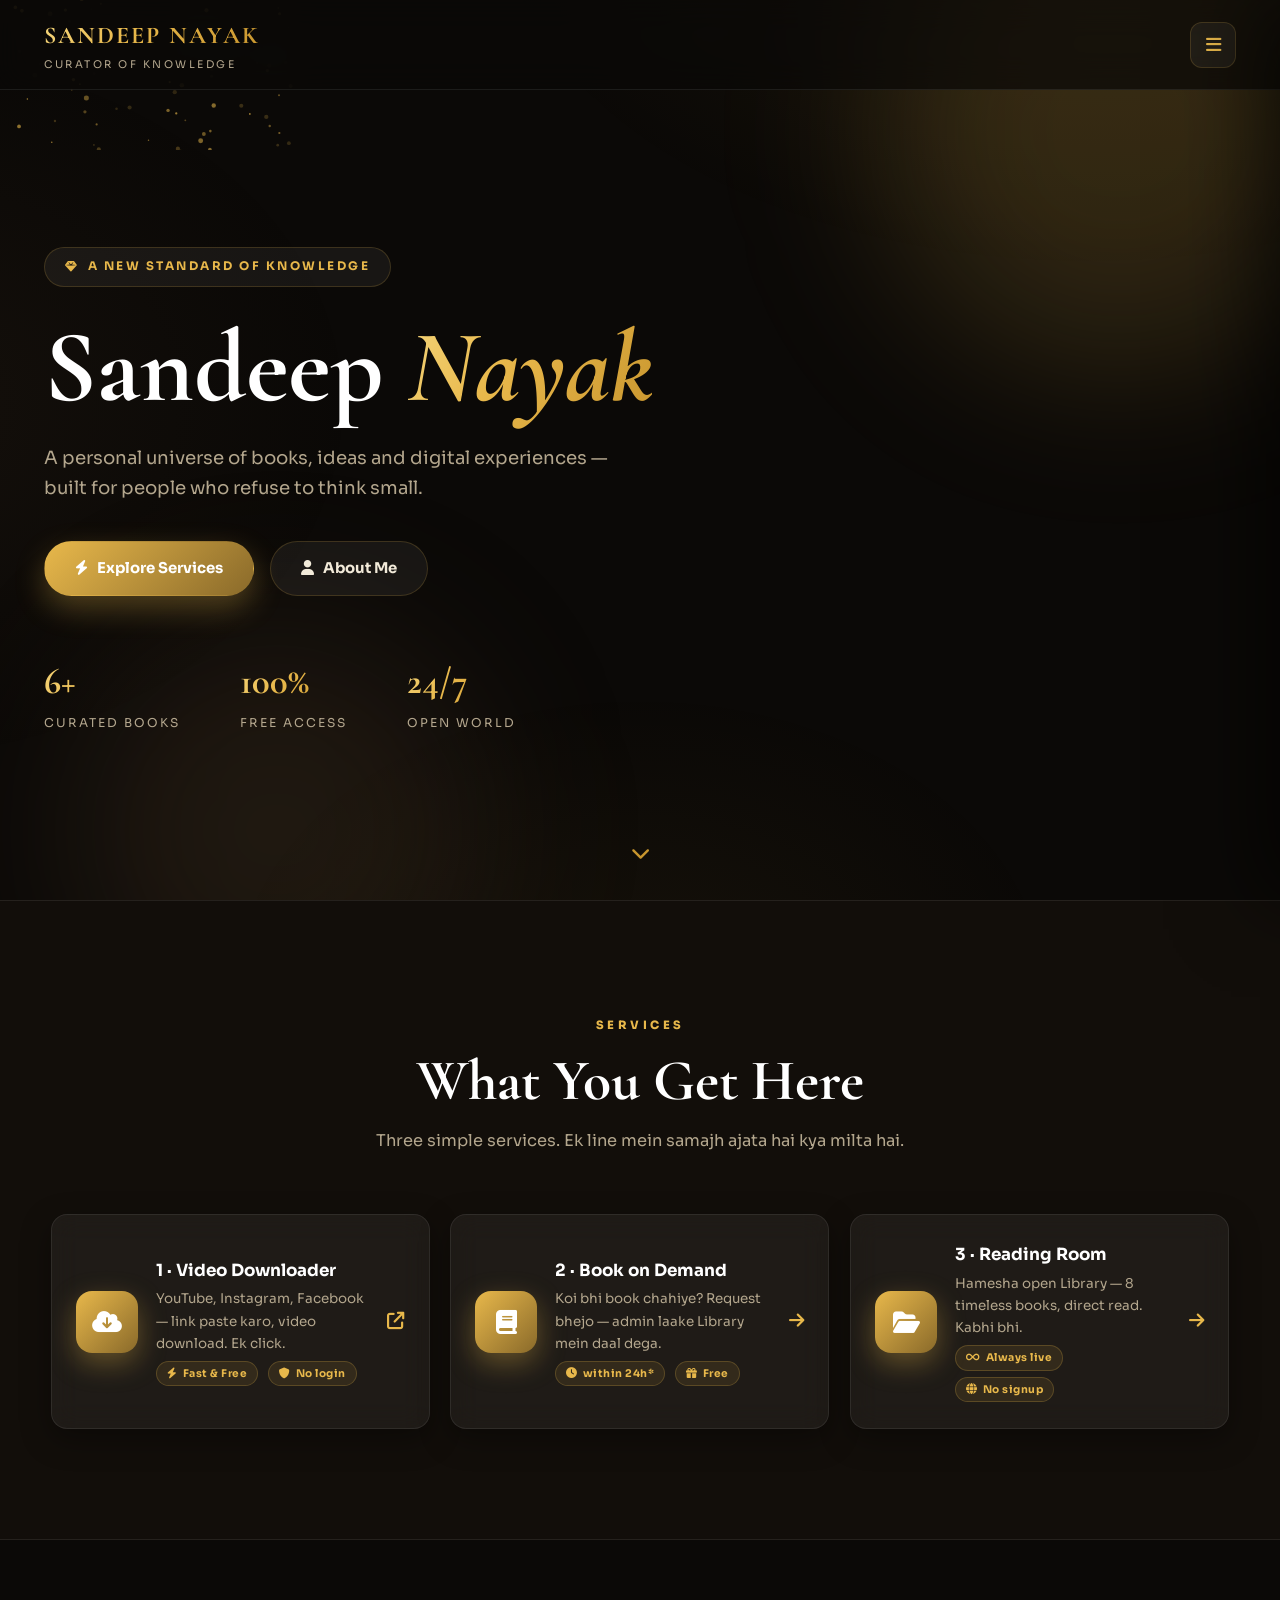
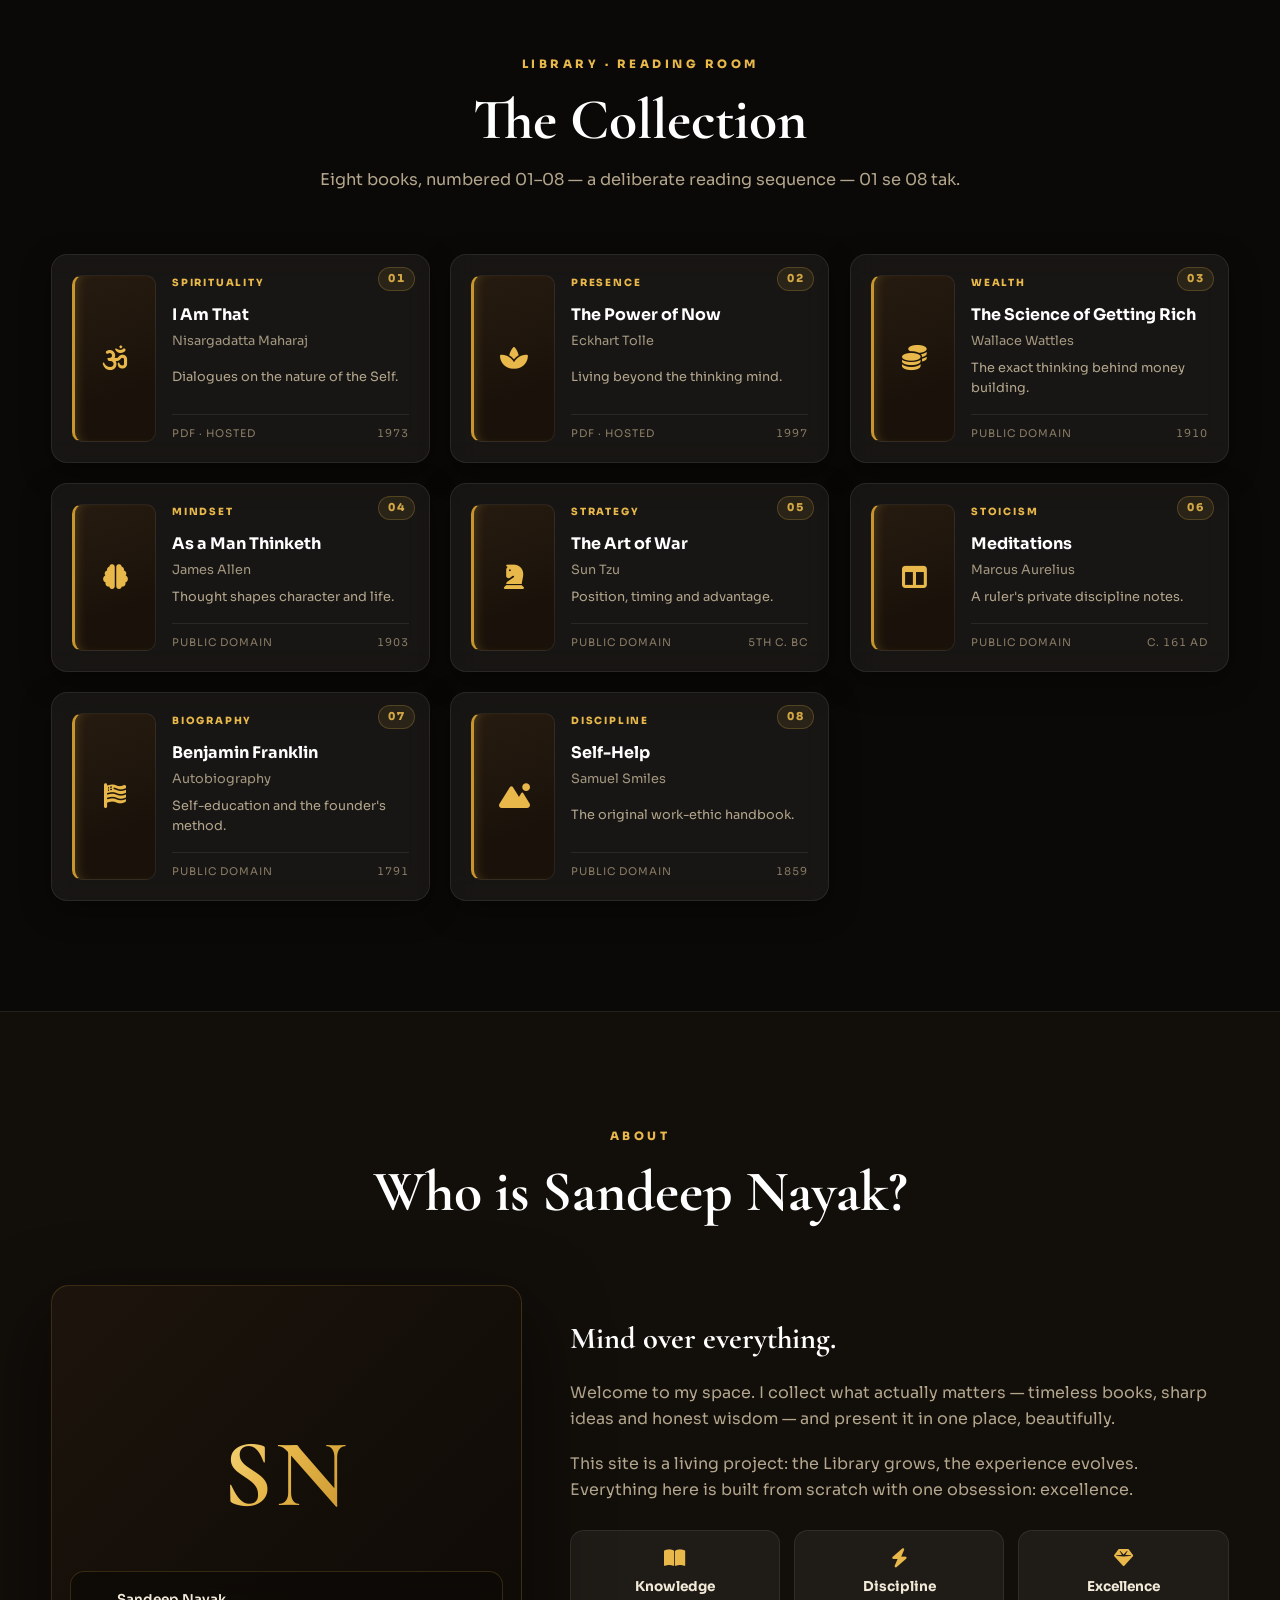
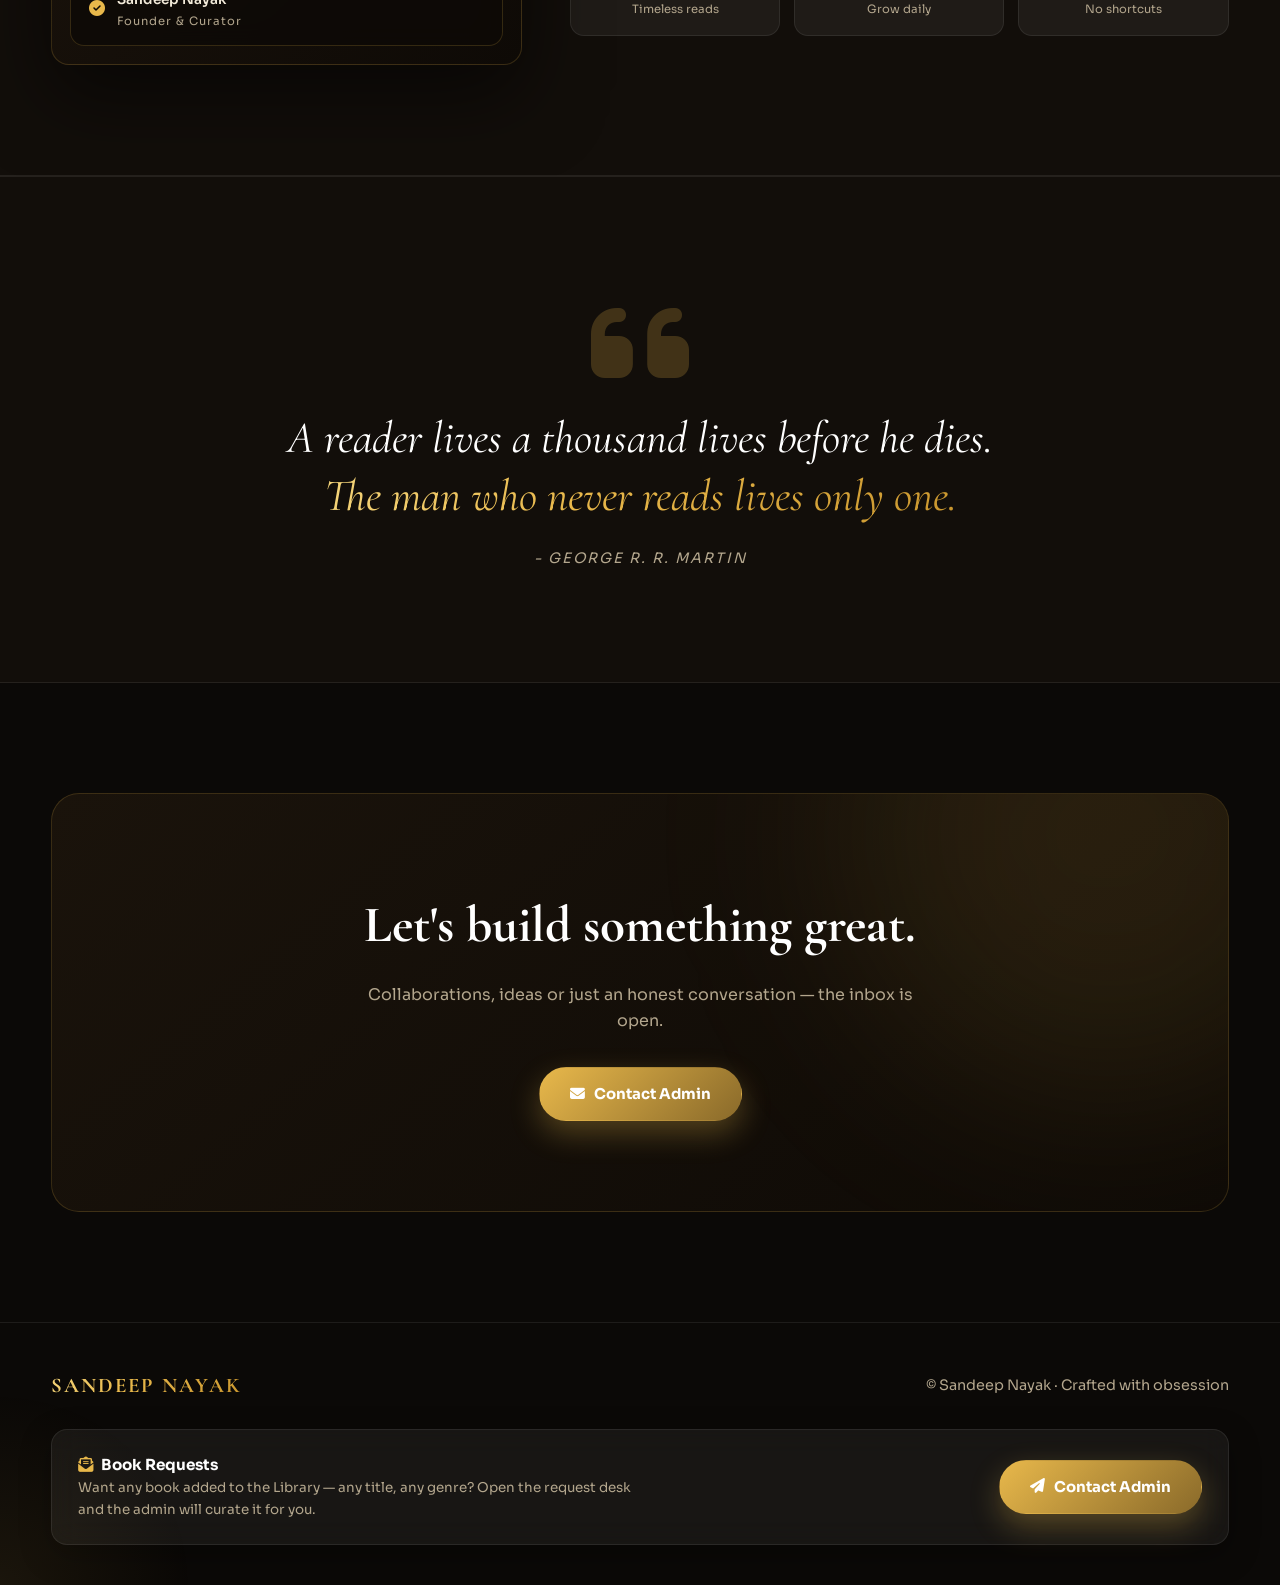
<file: index.html>
<!DOCTYPE html>
<html lang="en">
<head>
    <meta charset="UTF-8">
    <meta name="viewport" content="width=device-width, initial-scale=1.0, maximum-scale=1.0, user-scalable=no, viewport-fit=cover">
    <title>Sandeep Nayak | Premium Learning Spaces</title>
    <meta name="description" content="Sandeep Nayak — curated knowledge, resources and digital experiences.">
    <meta name="theme-color" content="#0b0907">
    <link rel="stylesheet" href="css/style.css">
    <link rel="stylesheet" href="https://cdnjs.cloudflare.com/ajax/libs/font-awesome/6.4.0/css/all.min.css">
    <link href="https://fonts.googleapis.com/css2?family=Cormorant+Garamond:ital,wght@0,500;0,600;0,700;1,600;1,700&family=Sora:wght@400;500;600;700;800&display=swap" rel="stylesheet">
</head>
<body>

    <div id="preloader">
        <div class="pre-logo">S. NAYAK</div>
        <div class="pre-bar"><i></i></div>
    </div>

    <div class="scroll-progress"></div>
    <div class="drawer-overlay" id="drawerOverlay"></div>

    <!-- ===== DRAWER ===== -->
    <aside class="drawer" id="drawer">
        <div class="drawer-head">
            <div class="side-brand">Menu</div>
            <button class="drawer-close" id="drawerClose"><i class="fas fa-xmark"></i></button>
        </div>

        <div class="drawer-owner">
            <div class="owner-avatar monogram">SN</div>
            <h3>Sandeep Nayak</h3>
            <p>Founder &amp; Curator</p>
        </div>

        <div class="drawer-links">
            <a href="#home" class="drawer-link active" data-target="#home"><i class="fas fa-house"></i><span>Home</span></a>
            <a href="#services" class="drawer-link" data-target="#services"><i class="fas fa-bolt"></i><span>Services</span></a>
            <a href="#library" class="drawer-link" data-target="#library"><i class="fas fa-folder-open"></i><span>Library</span></a>
            <a href="#about" class="drawer-link" data-target="#about"><i class="fas fa-user"></i><span>About Sandeep</span></a>
            <a href="#wisdom" class="drawer-link" data-target="#wisdom"><i class="fas fa-feather"></i><span>Wisdom</span></a>
            <a href="#music" class="drawer-link" data-target="#music"><i class="fas fa-compass"></i><span>Explore</span></a>
            <a href="#contact" class="drawer-link" data-target="#contact"><i class="fas fa-envelope"></i><span>Contact</span></a>
        </div>

        <div class="drawer-foot">
            <div class="social">
                <a href="https://www.instagram.com/" target="_blank" rel="noopener" title="Instagram"><i class="fab fa-instagram"></i></a>
                <a href="https://x.com/" target="_blank" rel="noopener" title="X"><i class="fab fa-x-twitter"></i></a>
                <a href="https://www.youtube.com/" target="_blank" rel="noopener" title="YouTube"><i class="fab fa-youtube"></i></a>
                <a href="https://t.me/" target="_blank" rel="noopener" title="Telegram"><i class="fab fa-telegram"></i></a>
            </div>
            <p>© <span id="year"></span> Sandeep Nayak</p>
        </div>
    </aside>

    <!-- ===== TOPBAR ===== -->
    <header class="topbar">
        <div class="brand">
            <div>
                <h1>SANDEEP NAYAK</h1>
                <p>Curator of Knowledge</p>
            </div>
        </div>
        <div class="top-right">
            <button class="menu-btn" id="menuBtn" title="Open Menu"><i class="fas fa-bars"></i></button>
        </div>
    </header>

    <!-- ===== HERO ===== -->
    <section class="hero" id="home">
        <canvas id="heroCanvas"></canvas>
        <div class="hero-glow glow1"></div>
        <div class="hero-glow glow2"></div>
        <div class="hero-content">
            <span class="nav-pill"><i class="fas fa-gem"></i> A New Standard of Knowledge</span>
            <h1>Sandeep <em>Nayak</em></h1>
            <p class="hero-tagline">A personal universe of books, ideas and digital experiences — built for people who refuse to think small.</p>
            <div class="hero-cta">
                <a href="#services" class="btn btn-solid btn-lg"><i class="fas fa-bolt"></i> Explore Services</a>
                <a href="#about" class="btn btn-outline btn-lg"><i class="fas fa-user"></i> About Me</a>
            </div>
            <div class="hero-stats">
                <div class="stat"><h3 data-count="6" data-suffix="+">0</h3><p>Curated Books</p></div>
                <div class="stat"><h3 data-count="100" data-suffix="%">0</h3><p>Free Access</p></div>
                <div class="stat"><h3 data-count="24" data-suffix="/7">0</h3><p>Open World</p></div>
            </div>
        </div>
        <a href="#services" class="scroll-hint"><i class="fas fa-chevron-down"></i></a>
    </section>

    <!-- ===== SERVICES ===== -->
    <section class="section section-alt" id="services">
        <div class="container">
            <div class="section-head" data-reveal>
                <span class="kicker">Services</span>
                <h2>What You Get Here</h2>
                <p>Three simple services. Ek line mein samajh ajata hai kya milta hai.</p>
            </div>
            <div class="svc-grid">
                <a class="svc-card" data-reveal href="downloader.html" target="_blank" rel="noopener">
                    <div class="svc-icon"><i class="fas fa-cloud-arrow-down"></i></div>
                    <div class="svc-info">
                        <h3>1 · Video Downloader</h3>
                        <p>YouTube, Instagram, Facebook — link paste karo, video download. Ek click.</p>
                        <span class="svc-chip"><i class="fas fa-bolt"></i> Fast &amp; Free</span>
                        <span class="svc-chip"><i class="fas fa-shield"></i> No login</span>
                    </div>
                    <span class="svc-go"><i class="fas fa-arrow-up-right-from-square"></i></span>
                </a>
                <a class="svc-card" data-reveal href="contact.html">
                    <div class="svc-icon"><i class="fas fa-book"></i></div>
                    <div class="svc-info">
                        <h3>2 · Book on Demand</h3>
                        <p>Koi bhi book chahiye? Request bhejo — admin laake Library mein daal dega.</p>
                        <span class="svc-chip"><i class="fas fa-clock"></i> within 24h*</span>
                        <span class="svc-chip"><i class="fas fa-gift"></i> Free</span>
                    </div>
                    <span class="svc-go"><i class="fas fa-arrow-right"></i></span>
                </a>
                <a class="svc-card" data-reveal href="#library">
                    <div class="svc-icon"><i class="fas fa-folder-open"></i></div>
                    <div class="svc-info">
                        <h3>3 · Reading Room</h3>
                        <p>Hamesha open Library — 8 timeless books, direct read. Kabhi bhi.</p>
                        <span class="svc-chip"><i class="fas fa-infinity"></i> Always live</span>
                        <span class="svc-chip"><i class="fas fa-globe"></i> No signup</span>
                    </div>
                    <span class="svc-go"><i class="fas fa-arrow-right"></i></span>
                </a>
            </div>
        </div>
    </section>

    <!-- ===== LIBRARY ===== -->
    <section class="section" id="library">
        <div class="container">
            <div class="section-head" data-reveal>
                <span class="kicker">Library · Reading Room</span>
                <h2>The Collection</h2>
                <p>Eight books, numbered 01–08 — a deliberate reading sequence — 01 se 08 tak.</p>
            </div>
            <div class="res-grid" id="bookGrid">
                <a class="book" data-reveal href="books/i-am-that.pdf" target="_blank" rel="noopener">
                    <span class="book-num">01</span>
                    <div class="book-cover"><i class="fas fa-om"></i></div>
                    <div class="book-meta">
                        <span class="book-tag">Spirituality</span>
                        <h3>I Am That</h3>
                        <p class="book-author">Nisargadatta Maharaj</p>
                        <p class="book-note">Dialogues on the nature of the Self.</p>
                        <div class="book-meta-row"><span>PDF · Hosted</span><span>1973</span></div>
                    </div>
                </a>
                <a class="book" data-reveal href="books/power-of-now.pdf" target="_blank" rel="noopener">
                    <span class="book-num">02</span>
                    <div class="book-cover"><i class="fas fa-spa"></i></div>
                    <div class="book-meta">
                        <span class="book-tag">Presence</span>
                        <h3>The Power of Now</h3>
                        <p class="book-author">Eckhart Tolle</p>
                        <p class="book-note">Living beyond the thinking mind.</p>
                        <div class="book-meta-row"><span>PDF · Hosted</span><span>1997</span></div>
                    </div>
                </a>
                <a class="book" data-reveal href="https://www.gutenberg.org/ebooks/25434" target="_blank" rel="noopener">
                    <span class="book-num">03</span>
                    <div class="book-cover"><i class="fas fa-coins"></i></div>
                    <div class="book-meta">
                        <span class="book-tag">Wealth</span>
                        <h3>The Science of Getting Rich</h3>
                        <p class="book-author">Wallace Wattles</p>
                        <p class="book-note">The exact thinking behind money building.</p>
                        <div class="book-meta-row"><span>Public domain</span><span>1910</span></div>
                    </div>
                </a>
                <a class="book" data-reveal href="https://www.gutenberg.org/ebooks/4507" target="_blank" rel="noopener">
                    <span class="book-num">04</span>
                    <div class="book-cover"><i class="fas fa-brain"></i></div>
                    <div class="book-meta">
                        <span class="book-tag">Mindset</span>
                        <h3>As a Man Thinketh</h3>
                        <p class="book-author">James Allen</p>
                        <p class="book-note">Thought shapes character and life.</p>
                        <div class="book-meta-row"><span>Public domain</span><span>1903</span></div>
                    </div>
                </a>
                <a class="book" data-reveal href="https://www.gutenberg.org/ebooks/132" target="_blank" rel="noopener">
                    <span class="book-num">05</span>
                    <div class="book-cover"><i class="fas fa-chess-knight"></i></div>
                    <div class="book-meta">
                        <span class="book-tag">Strategy</span>
                        <h3>The Art of War</h3>
                        <p class="book-author">Sun Tzu</p>
                        <p class="book-note">Position, timing and advantage.</p>
                        <div class="book-meta-row"><span>Public domain</span><span>5th c. BC</span></div>
                    </div>
                </a>
                <a class="book" data-reveal href="https://www.gutenberg.org/ebooks/2680" target="_blank" rel="noopener">
                    <span class="book-num">06</span>
                    <div class="book-cover"><i class="fas fa-columns"></i></div>
                    <div class="book-meta">
                        <span class="book-tag">Stoicism</span>
                        <h3>Meditations</h3>
                        <p class="book-author">Marcus Aurelius</p>
                        <p class="book-note">A ruler's private discipline notes.</p>
                        <div class="book-meta-row"><span>Public domain</span><span>c. 161 AD</span></div>
                    </div>
                </a>
                <a class="book" data-reveal href="https://www.gutenberg.org/ebooks/148" target="_blank" rel="noopener">
                    <span class="book-num">07</span>
                    <div class="book-cover"><i class="fas fa-flag-usa"></i></div>
                    <div class="book-meta">
                        <span class="book-tag">Biography</span>
                        <h3>Benjamin Franklin</h3>
                        <p class="book-author">Autobiography</p>
                        <p class="book-note">Self-education and the founder's method.</p>
                        <div class="book-meta-row"><span>Public domain</span><span>1791</span></div>
                    </div>
                </a>
                <a class="book" data-reveal href="https://www.gutenberg.org/ebooks/9351" target="_blank" rel="noopener">
                    <span class="book-num">08</span>
                    <div class="book-cover"><i class="fas fa-mountain-sun"></i></div>
                    <div class="book-meta">
                        <span class="book-tag">Discipline</span>
                        <h3>Self-Help</h3>
                        <p class="book-author">Samuel Smiles</p>
                        <p class="book-note">The original work-ethic handbook.</p>
                        <div class="book-meta-row"><span>Public domain</span><span>1859</span></div>
                    </div>
                </a>
            </div>
        </div>
    </section>

    <!-- ===== ABOUT ===== -->
    <section class="section section-alt" id="about">
        <div class="container">
            <div class="section-head" data-reveal>
                <span class="kicker">About</span>
                <h2>Who is Sandeep Nayak?</h2>
            </div>
            <div class="about-wrap">
                <div class="about-photo monogram-photo" data-reveal>
                    <div class="sn-monogram">SN</div>
                    
                    <div class="about-badge">
                        <i class="fas fa-circle-check"></i>
                        <div>
                            <span>Sandeep Nayak</span>
                            <small>Founder &amp; Curator</small>
                        </div>
                    </div>
                </div>
                <div class="about-body" data-reveal>
                    <h3>Mind over everything.</h3>
                    <p>Welcome to my space. I collect what actually matters — timeless books, sharp ideas and honest wisdom — and present it in one place, beautifully.</p>
                    <p>This site is a living project: the Library grows, the experience evolves. Everything here is built from scratch with one obsession: excellence.</p>
                    <div class="about-pillars">
                        <div class="pillar"><div><i class="fas fa-book-open"></i></div><h4>Knowledge</h4><p>Timeless reads</p></div>
                        <div class="pillar"><div><i class="fas fa-bolt"></i></div><h4>Discipline</h4><p>Grow daily</p></div>
                        <div class="pillar"><div><i class="fas fa-gem"></i></div><h4>Excellence</h4><p>No shortcuts</p></div>
                    </div>
                </div>
            </div>
        </div>
    </section>

    <!-- ===== WISDOM / QUOTE ===== -->
    <section class="section section-alt" id="wisdom">
        <div class="container quote-block" data-reveal>
            <div class="quote-mark"><i class="fas fa-quote-left"></i></div>
            <blockquote>A reader lives a thousand lives before he dies.<br><em>The man who never reads lives only one.</em></blockquote>
            <cite>- George R. R. Martin</cite>
        </div>
    </section>


    <!-- ===== CONTACT ===== -->
    <section class="section" id="contact">
        <div class="container">
            <div class="cta-block" data-reveal>
                <h2>Let's build something great.</h2>
                <p>Collaborations, ideas or just an honest conversation — the inbox is open.</p>
                <a href="contact.html" class="btn btn-solid btn-lg"><i class="fas fa-envelope"></i> Contact Admin</a>
            </div>
        </div>
    </section>

    <footer class="footer">
        <div class="container">
            <span class="f-brand">SANDEEP NAYAK</span>
            <p>© <span id="year"></span> Sandeep Nayak · Crafted with obsession</p>
        </div>
        <div class="container request-strip">
            <div class="req-text">
                <h4><i class="fas fa-envelope-open-text"></i> Book Requests</h4>
                <p>Want any book added to the Library — any title, any genre? Open the request desk and the admin will curate it for you.</p>
            </div>
            <a href="contact.html" class="btn btn-solid"><i class="fas fa-paper-plane"></i> Contact Admin</a>
        </div>
    </footer>

    <script>document.getElementById('year').textContent = new Date().getFullYear();</script>
    <script src="js/library.js"></script>
    <script src="js/main.js"></script>
    <script src="js/fivetap.js"></script>
</body>
</html>
</file>
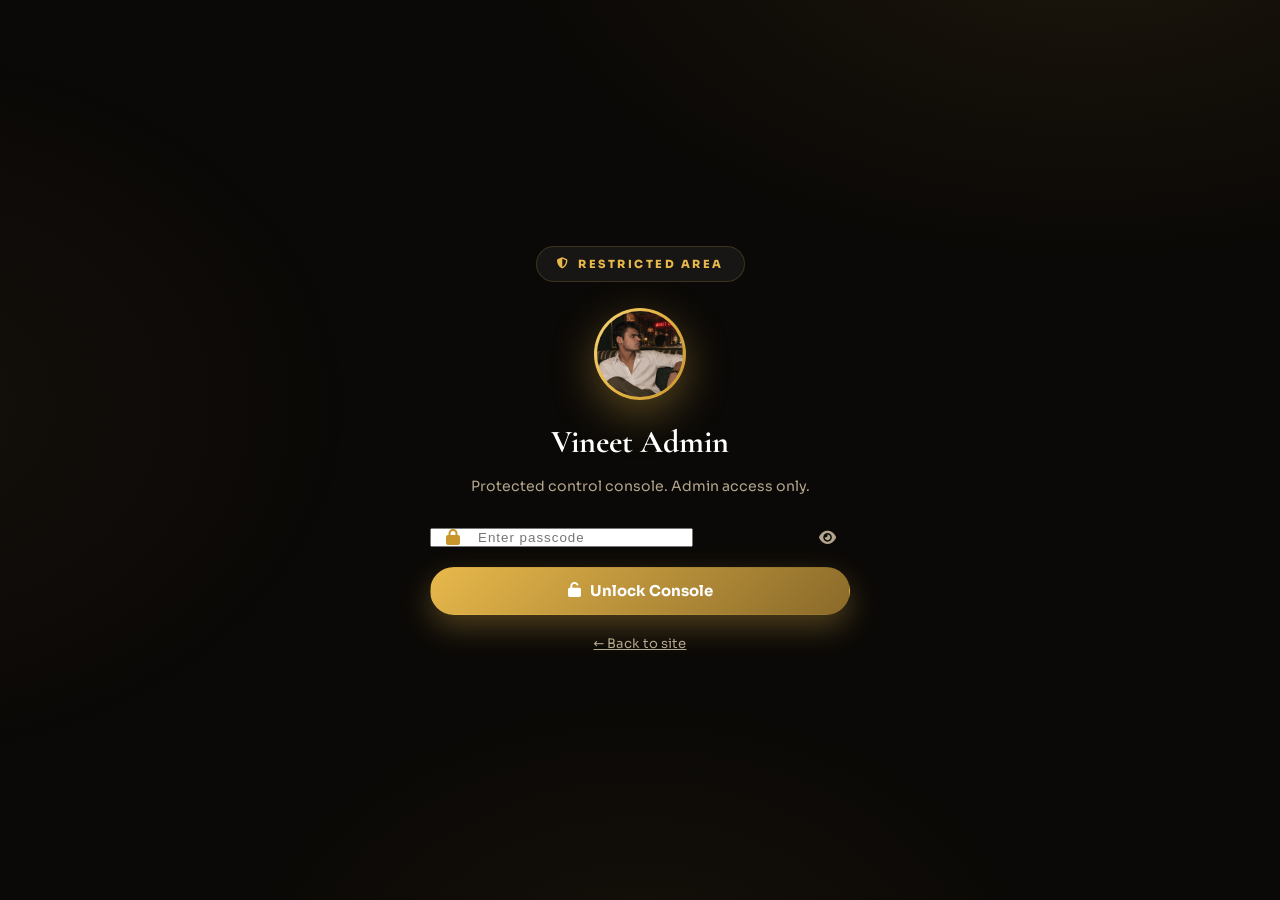
<file: admin.html>
<!DOCTYPE html>
<html lang="en">
<head>
    <meta charset="UTF-8">
    <meta name="viewport" content="width=device-width, initial-scale=1.0, maximum-scale=1.0, user-scalable=no, viewport-fit=cover">
    <title>Admin Console | Sandeep Nayak</title>
    <meta name="robots" content="noindex, nofollow">
    <meta name="theme-color" content="#0b0907">
    <link rel="stylesheet" href="css/style.css">
    <link rel="stylesheet" href="https://cdnjs.cloudflare.com/ajax/libs/font-awesome/6.4.0/css/all.min.css">
    <link href="https://fonts.googleapis.com/css2?family=Cormorant+Garamond:ital,wght@0,600;0,700;1,600&family=Sora:wght@400;600;700;800&family=JetBrains+Mono:wght@400;700&display=swap" rel="stylesheet">
    <style>
        :root {
            --adm-side: 252px;
            --mono: 'JetBrains Mono', ui-monospace, monospace;
        }
        body { background: var(--bg); }
        .noindex .topbar, .noindex .drawer, .noindex .drawer-overlay { display: none !important; }

        /* ===== LOGIN GATE ===== */
        .auth-wrap { min-height: 100vh; display: flex; align-items: center; justify-content: center; padding: 24px; position: relative; z-index: 2; }
        .admin-badge { display: inline-flex; align-items: center; gap: 8px; background: var(--glass); border: 1px solid var(--line); color: var(--gold); padding: 8px 20px; border-radius: 999px; font-size: 0.7rem; font-weight: 800; letter-spacing: 2.5px; text-transform: uppercase; margin-bottom: 26px; }
        .admin-avatar { width: 92px; height: 92px; border-radius: 50%; padding: 3px; background: var(--grad-gold); margin: 0 auto 16px; box-shadow: 0 14px 44px rgba(232,184,75,0.35); }
        .admin-avatar img { width: 100%; height: 100%; border-radius: 50%; object-fit: cover; }
        .lock-card { max-width: 420px; width: 100%; text-align: center; }
        .lock-card h2 { font-family: 'Cormorant Garamond', serif; font-size: 2rem; color: #fff; margin-bottom: 6px; }
        .lock-card .sub { color: var(--text-soft); font-size: 0.88rem; margin-bottom: 26px; }
        .lock-card .form-card { text-align: left; }
        .pwd-wrap { position: relative; margin-bottom: 16px; }
        .pwd-wrap i.lead { position: absolute; left: 16px; top: 50%; transform: translateY(-50%); color: var(--gold-2); }
        .pwd-wrap input { padding-left: 46px; padding-right: 44px; letter-spacing: 1px; }
        .pwd-eye { position: absolute; right: 14px; top: 50%; transform: translateY(-50%); background: none; border: none; color: var(--text-soft); font-size: .95rem; }
        .pwd-eye:hover { color: var(--gold); }
        .shake { animation: shake .4s ease; }
        @keyframes shake { 20%,60% { transform: translateX(-8px);} 40%,80% { transform: translateX(8px);} }
        .lock-err { display: none; color: #ff9b8a; font-size: .84rem; margin-bottom: 14px; }
        .lock-foot { display: flex; justify-content: center; margin-top: 18px; }
        .lock-foot a { color: var(--text-soft); font-size: .82rem; text-decoration: underline; }

        /* ===== SHELL ===== */
        .adm { display: none; min-height: 100vh; }
        .adm.show { display: flex; }
        .adm-side {
            width: var(--adm-side); flex-shrink: 0; position: sticky; top: 0; height: 100vh;
            background: linear-gradient(180deg, #12100c, #0c0a07 70%);
            border-right: 1px solid var(--line-soft); padding: 26px 18px 20px;
            display: flex; flex-direction: column; gap: 6px; z-index: 60;
        }
        .adm-brand { display: flex; align-items: center; gap: 12px; padding: 0 8px 22px; border-bottom: 1px solid var(--line-soft); margin-bottom: 16px; }
        .adm-brand .mark { width: 38px; height: 38px; border-radius: 11px; background: var(--grad-gold); color: #1a1206; display: flex; align-items: center; justify-content: center; font-weight: 800; font-family: 'Cormorant Garamond', serif; font-size: 1.1rem; }
        .adm-brand b { display: block; color: #fff; font-size: .92rem; letter-spacing: .3px; }
        .adm-brand span { display: block; color: #8a7d66; font-size: .64rem; letter-spacing: 1.6px; text-transform: uppercase; }
        .adm-nav { display: flex; flex-direction: column; gap: 4px; flex: 1; }
        .adm-nav button {
            display: flex; align-items: center; gap: 12px; width: 100%; text-align: left;
            padding: 11px 14px; border-radius: 10px; border: 1px solid transparent;
            background: none; color: #b5a890; font-family: inherit; font-size: .85rem; font-weight: 600;
            transition: .22s; cursor: pointer;
        }
        .adm-nav button i { width: 18px; text-align: center; font-size: .9rem; opacity: .8; }
        .adm-nav button:hover { background: rgba(232,184,75,.06); color: var(--gold); }
        .adm-nav button.active { background: rgba(232,184,75,.12); border-color: rgba(232,184,75,.28); color: var(--gold); }
        .adm-nav .sep { height: 1px; background: var(--line-soft); margin: 12px 6px; }
        .adm-user { display: flex; align-items: center; gap: 10px; padding: 12px; border: 1px solid var(--line-soft); border-radius: 12px; background: var(--glass); }
        .adm-user img { width: 34px; height: 34px; border-radius: 50%; object-fit: cover; }
        .adm-user div { flex: 1; min-width: 0; }
        .adm-user b { display: block; color: #fff; font-size: .78rem; }
        .adm-user span { display: block; color: #8a7d66; font-size: .64rem; }
        .adm-user .out { background: none; border: none; color: #8a7d66; font-size: .95rem; cursor: pointer; padding: 4px; }
        .adm-user .out:hover { color: #ff8b76; }

        .adm-main { flex: 1; min-width: 0; padding: 30px 38px 60px; }
        .adm-top { display: flex; align-items: flex-start; justify-content: space-between; gap: 16px; margin-bottom: 28px; flex-wrap: wrap; }
        .adm-top h1 { font-family: 'Cormorant Garamond', serif; font-size: 1.95rem; color: #fff; line-height: 1.1; }
        .adm-top h1 em { font-style: italic; background: var(--grad-gold); -webkit-background-clip: text; background-clip: text; color: transparent; }
        .adm-top p { color: var(--text-soft); font-size: .84rem; margin-top: 4px; }
        .conn { display: inline-flex; align-items: center; gap: 8px; font-family: var(--mono); font-size: .7rem; padding: 8px 14px; border-radius: 999px; border: 1px solid var(--line-soft); background: var(--glass); color: var(--text-soft); }
        .conn .dot { width: 7px; height: 7px; border-radius: 50%; background: #8a7d66; }
        .conn.ok { color: #7fe0a8; border-color: rgba(127,224,168,.3); }
        .conn.ok .dot { background: #47c07a; box-shadow: 0 0 10px #47c07a; }
        .conn.bad { color: #ff9b8a; border-color: rgba(255,155,138,.3); }
        .conn.bad .dot { background: #ff6b55; }

        .view { display: none; animation: fadeUp .35s var(--ease); }
        .view.active { display: block; }
        @keyframes fadeUp { from { opacity: 0; transform: translateY(10px); } to { opacity: 1; transform: none; } }

        /* ===== STATS ===== */
        .stats { display: grid; grid-template-columns: repeat(auto-fit, minmax(180px, 1fr)); gap: 16px; margin-bottom: 26px; }
        .stat { background: var(--glass); border: 1px solid var(--line-soft); border-radius: 14px; padding: 20px; }
        .stat .lbl { font-size: .64rem; letter-spacing: 1.8px; text-transform: uppercase; color: #8a7d66; display: flex; align-items: center; gap: 8px; }
        .stat .val { font-family: 'Cormorant Garamond', serif; font-size: 2.3rem; font-weight: 700; background: var(--grad-gold); -webkit-background-clip: text; background-clip: text; color: transparent; line-height: 1.1; margin-top: 6px; }
        .stat .hint { font-size: .72rem; color: var(--text-soft); margin-top: 2px; }

        /* ===== PANELS / TABLE ===== */
        .panel-box { background: var(--glass); border: 1px solid var(--line-soft); border-radius: 16px; overflow: hidden; margin-bottom: 22px; }
        .panel-box .head { display: flex; align-items: center; justify-content: space-between; gap: 14px; padding: 18px 22px; border-bottom: 1px solid var(--line-soft); flex-wrap: wrap; }
        .panel-box .head h2 { font-size: .95rem; color: #fff; font-weight: 700; display: flex; align-items: center; gap: 10px; }
        .panel-box .head h2 i { color: var(--gold); font-size: .85rem; }
        .panel-box .head .meta { font-family: var(--mono); font-size: .68rem; color: #8a7d66; }

        .tbl-wrap { overflow-x: auto; }
        table.adm-tbl { width: 100%; border-collapse: collapse; min-width: 680px; }
        .adm-tbl th { text-align: left; padding: 12px 18px; font-size: .62rem; letter-spacing: 1.6px; text-transform: uppercase; color: #8a7d66; border-bottom: 1px solid var(--line-soft); font-weight: 700; white-space: nowrap; }
        .adm-tbl td { padding: 13px 18px; border-bottom: 1px solid rgba(232,184,75,.07); font-size: .82rem; color: var(--text-soft); vertical-align: middle; }
        .adm-tbl tr:last-child td { border-bottom: none; }
        .adm-tbl tr:hover td { background: rgba(232,184,75,.03); }
        .adm-tbl .num { font-family: var(--mono); font-size: .72rem; color: var(--gold); }
        .adm-tbl .ttl { color: #fff; font-weight: 700; font-size: .84rem; }
        .adm-tbl .auth { color: #8a7d66; font-size: .72rem; }
        .pill { display: inline-flex; align-items: center; gap: 6px; font-size: .62rem; letter-spacing: 1px; text-transform: uppercase; padding: 3px 10px; border-radius: 999px; border: 1px solid var(--line-soft); color: #b5a890; white-space: nowrap; }
        .pill.hosted { color: var(--gold); border-color: rgba(232,184,75,.3); background: rgba(232,184,75,.08); }
        .row-actions { display: flex; gap: 6px; justify-content: flex-end; }
        .ico-btn { width: 30px; height: 30px; border-radius: 8px; border: 1px solid var(--line-soft); background: var(--glass); color: #b5a890; font-size: .74rem; cursor: pointer; transition: .2s; }
        .ico-btn:hover { color: var(--gold); border-color: rgba(232,184,75,.4); }
        .ico-btn.danger:hover { color: #ff8b76; border-color: rgba(255,139,118,.4); }

        .empty { padding: 44px 20px; text-align: center; color: #8a7d66; font-size: .84rem; }
        .empty i { display: block; font-size: 1.6rem; margin-bottom: 10px; opacity: .5; }

        /* ===== FORM ===== */
        .form-grid { display: grid; grid-template-columns: repeat(2, minmax(0, 1fr)); gap: 16px 18px; padding: 22px; }
        .form-grid .full { grid-column: 1 / -1; }
        .fld label { display: block; font-size: .64rem; letter-spacing: 1.6px; text-transform: uppercase; color: #8a7d66; font-weight: 700; margin-bottom: 7px; }
        .fld input, .fld select, .fld textarea {
            width: 100%; padding: 11px 13px; border-radius: 10px; background: rgba(0,0,0,.35);
            border: 1px solid var(--line-soft); color: #f2ead9; font-family: inherit; font-size: .85rem; transition: .2s;
        }
        .fld input:focus, .fld select:focus, .fld textarea:focus { outline: none; border-color: rgba(232,184,75,.5); box-shadow: 0 0 0 3px rgba(232,184,75,.08); }
        .fld textarea { resize: vertical; min-height: 74px; }
        .fld .hint { font-size: .68rem; color: #8a7d66; margin-top: 6px; }
        .fld input[type=file] { padding: 9px; font-size: .76rem; }
        .fld input[type=file]::file-selector-button { background: rgba(232,184,75,.12); border: 1px solid rgba(232,184,75,.3); color: var(--gold); border-radius: 7px; padding: 6px 12px; font-family: inherit; font-size: .74rem; margin-right: 10px; cursor: pointer; }
        .form-actions { grid-column: 1 / -1; display: flex; align-items: center; gap: 12px; flex-wrap: wrap; padding-top: 4px; }
        .form-actions .btn { padding: 11px 22px; font-size: .82rem; }
        .prog { flex: 1; min-width: 140px; height: 6px; border-radius: 99px; background: rgba(255,255,255,.06); overflow: hidden; display: none; }
        .prog.show { display: block; }
        .prog i { display: block; height: 100%; width: 0%; background: var(--grad-gold); transition: width .25s; }

        .notice { display: flex; gap: 14px; align-items: flex-start; padding: 16px 18px; border-radius: 12px; border: 1px solid rgba(232,184,75,.25); background: rgba(232,184,75,.06); margin-bottom: 22px; }
        .notice i { color: var(--gold); margin-top: 2px; }
        .notice p { font-size: .8rem; color: var(--text-soft); line-height: 1.6; }
        .notice b { color: #fff; }
        .notice code { font-family: var(--mono); font-size: .72rem; color: var(--gold); }

        .kv { display: grid; grid-template-columns: 160px 1fr; gap: 10px 16px; padding: 22px; font-size: .82rem; }
        .kv dt { color: #8a7d66; font-size: .68rem; letter-spacing: 1.2px; text-transform: uppercase; padding-top: 2px; }
        .kv dd { color: #e7dcc8; font-family: var(--mono); font-size: .76rem; word-break: break-all; }

        .toast { position: fixed; left: 50%; bottom: 28px; transform: translate(-50%, 20px); background: #1b150d; border: 1px solid rgba(232,184,75,.35); color: #f2ead9; padding: 12px 22px; border-radius: 10px; font-size: .82rem; opacity: 0; pointer-events: none; transition: .3s; z-index: 200; box-shadow: 0 18px 50px rgba(0,0,0,.6); }
        .toast.show { opacity: 1; transform: translate(-50%, 0); }
        .toast.err { border-color: rgba(255,107,85,.5); color: #ffb3a6; }

        .adm-overlay { position: fixed; inset: 0; background: rgba(5,3,1,.7); backdrop-filter: blur(4px); opacity: 0; visibility: hidden; transition: .3s; z-index: 110; }
        .adm-overlay.active { opacity: 1; visibility: visible; }
        .mobile-bar { display: none; }
        @media (max-width: 860px) {
            .adm { flex-direction: column; }
            .adm-side { position: fixed; left: 0; top: 0; bottom: 0; transform: translateX(-100%); transition: transform .3s var(--ease); z-index: 120; width: 260px; }
            .adm-side.open { transform: none; }
            .adm-main { padding: 20px 16px 60px; }
            .mobile-bar { display: flex; align-items: center; justify-content: space-between; gap: 12px; padding: 14px 16px; position: sticky; top: 0; z-index: 90; background: rgba(11,9,7,.92); backdrop-filter: blur(14px); border-bottom: 1px solid var(--line-soft); }
            .mobile-bar b { color: #fff; font-size: .82rem; letter-spacing: 1px; text-transform: uppercase; }
            .mobile-bar button { width: 38px; height: 38px; border-radius: 10px; background: var(--glass); border: 1px solid var(--line-soft); color: var(--gold); font-size: .9rem; }
            .form-grid { grid-template-columns: 1fr; }
            .kv { grid-template-columns: 1fr; gap: 4px 0; }
            .kv dt { margin-top: 10px; }
        }
    </style>
</head>
<body class="noindex">

    <!-- ============ LOGIN GATE ============ -->
    <div class="auth-wrap" id="authView">
        <div class="lock-card">
            <div class="admin-badge"><i class="fas fa-shield-halved"></i> Restricted Area</div>
            <div class="admin-avatar"><img src="images/vineet-admin.png" alt="Admin"></div>
            <h2>Vineet Admin</h2>
            <p class="sub">Protected control console. Admin access only.</p>
            <div class="form-card">
                <div class="lock-err" id="lockErr"><i class="fas fa-triangle-exclamation"></i> Wrong passcode — try again.</div>
                <div class="pwd-wrap">
                    <i class="fas fa-lock lead"></i>
                    <input type="password" id="pwd" placeholder="Enter passcode" autocomplete="off" aria-label="Passcode">
                    <button class="pwd-eye" id="eyeBtn" title="Show / hide" aria-label="Show passcode"><i class="fas fa-eye"></i></button>
                </div>
                <button class="btn btn-solid" style="width:100%;justify-content:center;" id="loginNow"><i class="fas fa-unlock"></i> Unlock Console</button>
            </div>
            <div class="lock-foot"><a href="index.html">← Back to site</a></div>
        </div>
    </div>

    <!-- ============ CONSOLE ============ -->
    <div class="adm" id="admView">
        <aside class="adm-side" id="sideBar">
            <div class="adm-brand">
                <div class="mark">SN</div>
                <div><b>Admin Console</b><span>Sandeep Nayak</span></div>
            </div>
            <nav class="adm-nav">
                <button data-view="overview" class="active"><i class="fas fa-chart-pie"></i> Overview</button>
                <button data-view="library"><i class="fas fa-book"></i> Library</button>
                <button data-view="upload"><i class="fas fa-cloud-arrow-up"></i> Upload Book</button>
                <button data-view="requests"><i class="fas fa-inbox"></i> Requests</button>
                <div class="sep"></div>
                <button data-view="settings"><i class="fas fa-gear"></i> Settings</button>
                <a href="index.html" style="text-decoration:none;"><button type="button"><i class="fas fa-arrow-up-right-from-square"></i> Open Website</button></a>
            </nav>
            <div class="adm-user">
                <img src="images/vineet-admin.png" alt="Vineet">
                <div><b>Vineet</b><span>Administrator</span></div>
                <button class="out" id="logoutBtn" title="Logout"><i class="fas fa-right-from-bracket"></i></button>
            </div>
        </aside>

        <div style="flex:1;min-width:0;">
            <div class="mobile-bar">
                <b>Admin Console</b>
                <button id="menuBtn" aria-label="Menu"><i class="fas fa-bars"></i></button>
            </div>

            <main class="adm-main">
                <div class="adm-top">
                    <div>
                        <h1 id="pageTitle">Welcome, <em>Vineet</em></h1>
                        <p id="pageSub">Full control over the library, requests and publishing.</p>
                    </div>
                    <div class="conn" id="connPill"><span class="dot"></span><span id="connText">GitHub not connected</span></div>
                </div>

                <!-- ===== OVERVIEW ===== -->
                <section class="view active" id="view-overview">
                    <div class="notice" id="onboardNotice">
                        <i class="fas fa-key"></i>
                        <p><b>One-time setup:</b> Library uploads publish straight to GitHub. Go to <b>Settings</b> and paste a fine-grained GitHub token (Contents: Read &amp; Write for this repo). It is stored only on this device.</p>
                    </div>
                    <div class="stats">
                        <div class="stat"><div class="lbl"><i class="fas fa-book"></i> Library Books</div><div class="val" id="statBooks">—</div><div class="hint">Live from data/books.json</div></div>
                        <div class="stat"><div class="lbl"><i class="fas fa-inbox"></i> Requests</div><div class="val" id="statReqs">0</div><div class="hint">Logged on this device</div></div>
                        <div class="stat"><div class="lbl"><i class="fas fa-screwdriver-wrench"></i> Live Tools</div><div class="val">1</div><div class="hint">Video Downloader</div></div>
                        <div class="stat"><div class="lbl"><i class="fas fa-eye"></i> Panel Opens</div><div class="val" id="statVisits">0</div><div class="hint">Local counter</div></div>
                    </div>
                    <div class="panel-box">
                        <div class="head"><h2><i class="fas fa-clock-rotate-left"></i> Recent Requests</h2><span class="meta" id="recentMeta">this device</span></div>
                        <div class="tbl-wrap" id="recentWrap"></div>
                    </div>
                </section>

                <!-- ===== LIBRARY ===== -->
                <section class="view" id="view-library">
                    <div class="panel-box">
                        <div class="head">
                            <h2><i class="fas fa-book-open"></i> Library Catalogue</h2>
                            <div style="display:flex;align-items:center;gap:10px;">
                                <span class="meta" id="libMeta">—</span>
                                <button class="btn btn-outline" style="padding:8px 14px;font-size:.76rem;" id="reloadBtn"><i class="fas fa-rotate"></i> Reload</button>
                            </div>
                        </div>
                        <div class="tbl-wrap" id="libWrap"></div>
                    </div>
                </section>

                <!-- ===== UPLOAD ===== -->
                <section class="view" id="view-upload">
                    <div class="panel-box">
                        <div class="head">
                            <h2><i class="fas fa-cloud-arrow-up"></i> <span id="uploadTitle">Publish a New Book</span></h2>
                            <span class="meta">Uploads to books/ and updates the library</span>
                        </div>
                        <form class="form-grid" id="bookForm" autocomplete="off">
                            <div class="fld"><label for="fTitle">Title *</label><input id="fTitle" required placeholder="e.g. The Almanack of Naval Ravikant"></div>
                            <div class="fld"><label for="fAuthor">Author *</label><input id="fAuthor" required placeholder="e.g. Eric Jorgenson"></div>
                            <div class="fld"><label for="fTag">Category</label><input id="fTag" placeholder="e.g. Wealth"></div>
                            <div class="fld"><label for="fYear">Year</label><input id="fYear" placeholder="e.g. 2020"></div>
                            <div class="fld full"><label for="fNote">Short description</label><input id="fNote" placeholder="One line that explains why it matters"></div>
                            <div class="fld full">
                                <label for="fFile">PDF file</label>
                                <input type="file" id="fFile" accept="application/pdf,.pdf">
                                <div class="hint" id="fileHint">Max 25 MB. Leave empty when adding an external link.</div>
                            </div>
                            <div class="fld full">
                                <label for="fUrl">External link (optional)</label>
                                <input id="fUrl" placeholder="https://www.gutenberg.org/ebooks/…">
                                <div class="hint">If you provide a link instead of a PDF, the book opens on the source site.</div>
                            </div>
                            <div class="form-actions">
                                <button type="submit" class="btn btn-solid" id="saveBookBtn"><i class="fas fa-cloud-arrow-up"></i> <span>Upload &amp; Publish</span></button>
                                <button type="button" class="btn btn-outline" id="cancelEditBtn" style="display:none;">Cancel</button>
                                <div class="prog" id="prog"><i></i></div>
                            </div>
                        </form>
                    </div>
                </section>

                <!-- ===== REQUESTS ===== -->
                <section class="view" id="view-requests">
                    <div class="panel-box">
                        <div class="head">
                            <h2><i class="fas fa-inbox"></i> Book Requests</h2>
                            <div style="display:flex;align-items:center;gap:10px;">
                                <span class="meta" id="reqMeta">this device</span>
                                <button class="btn btn-outline" style="padding:8px 14px;font-size:.76rem;" id="exportBtn"><i class="fas fa-file-csv"></i> Export CSV</button>
                            </div>
                        </div>
                        <div class="tbl-wrap" id="reqWrap"></div>
                    </div>
                    <div class="notice">
                        <i class="fas fa-circle-info"></i>
                        <p>Requests are also delivered by email to <b>iminfinity583@gmail.com</b>. This table shows the local archive of submissions made from this browser.</p>
                    </div>
                </section>

                <!-- ===== SETTINGS ===== -->
                <section class="view" id="view-settings">
                    <div class="panel-box">
                        <div class="head"><h2><i class="fab fa-github"></i> GitHub Connection</h2><span class="meta" id="ghMeta">not verified</span></div>
                        <form class="form-grid" id="tokenForm" autocomplete="off">
                            <div class="fld full">
                                <label for="fToken">Fine-grained personal access token</label>
                                <input type="password" id="fToken" placeholder="github_pat_…">
                                <div class="hint">Repository access: <b>musandam-auto-parts/havik-preview</b> · Permissions: <b>Contents: Read and write</b>. Token stays in this browser only. <a href="https://github.com/settings/personal-access-tokens/new" target="_blank" rel="noopener" style="color:var(--gold);text-decoration:underline;">Create a token →</a></div>
                            </div>
                            <div class="form-actions">
                                <button type="submit" class="btn btn-solid" id="saveTokenBtn"><i class="fas fa-floppy-disk"></i> Save &amp; Test</button>
                                <button type="button" class="btn btn-outline" id="forgetTokenBtn">Forget Token</button>
                            </div>
                        </form>
                    </div>
                    <div class="panel-box">
                        <div class="head"><h2><i class="fas fa-server"></i> Environment</h2></div>
                        <dl class="kv">
                            <dt>Repository</dt><dd>musandam-auto-parts/havik-preview</dd>
                            <dt>Branch</dt><dd>master</dd>
                            <dt>Domain</dt><dd>vineethavik.in</dd>
                            <dt>Library file</dt><dd>data/books.json</dd>
                            <dt>Storage folder</dt><dd>books/</dd>
                            <dt>Deploy</dt><dd>GitHub Pages (auto, ~1–2 min)</dd>
                        </dl>
                    </div>
                </section>
            </main>
        </div>
    </div>

    <div class="adm-overlay" id="sideOverlay"></div>

    <script>
        (function () {
            'use strict';

            var PASSCODE_HASH = 'c78150a00b7a5c34e23574af77691425b368d90bd49dd75d2a85197f40af04cd';
            var OWNER = 'musandam-auto-parts';
            var REPO = 'havik-preview';
            var BRANCH = 'master';
            var API = 'https://api.github.com/repos/' + OWNER + '/' + REPO + '/contents/';
            var TOKEN_KEY = 'sn_gh_token';

            var $ = function (id) { return document.getElementById(id); };
            var token = localStorage.getItem(TOKEN_KEY) || '';
            var books = [];
            var booksSha = '';
            var booksLoaded = false;
            var editingId = null;

            function toast(msg, isErr) {
                var t = document.querySelector('.toast');
                if (!t) { t = document.createElement('div'); t.className = 'toast'; document.body.appendChild(t); }
                t.textContent = msg;
                t.classList.toggle('err', !!isErr);
                t.classList.add('show');
                clearTimeout(t._t);
                t._t = setTimeout(function () { t.classList.remove('show'); }, 3200);
            }

            function sha256(str) {
                return crypto.subtle.digest('SHA-256', new TextEncoder().encode(str));
            }
            function hex(buf) {
                return Array.from(new Uint8Array(buf)).map(function (b) { return b.toString(16).padStart(2, '0'); }).join('');
            }
            function b64encode(str) {
                var bytes = new TextEncoder().encode(str), bin = '';
                for (var i = 0; i < bytes.length; i++) bin += String.fromCharCode(bytes[i]);
                return btoa(bin);
            }
            function b64decode(b64) {
                var bin = atob(b64.replace(/\s/g, '')), bytes = new Uint8Array(bin.length);
                for (var i = 0; i < bin.length; i++) bytes[i] = bin.charCodeAt(i);
                return new TextDecoder().decode(bytes);
            }
            function esc(v) {
                return String(v == null ? '' : v).replace(/[&<>"']/g, function (c) {
                    return { '&': '&amp;', '<': '&lt;', '>': '&gt;', '"': '&quot;', "'": '&#39;' }[c];
                });
            }

            /* ---------- AUTH ---------- */
            function unlock() {
                $('authView').style.display = 'none';
                $('admView').classList.add('show');
                var n = parseInt(localStorage.getItem('sn_visits') || '0', 10) + 1;
                localStorage.setItem('sn_visits', n);
                $('statVisits').textContent = n;
                initConsole();
            }
            function verify(pass) {
                sha256(pass).then(function (buf) {
                    if (hex(buf) === PASSCODE_HASH) {
                        unlock();
                    } else {
                        var err = $('lockErr');
                        err.style.display = 'block';
                        var card = document.querySelector('.lock-card');
                        card.classList.remove('shake');
                        void card.offsetWidth;
                        card.classList.add('shake');
                        $('pwd').value = '';
                    }
                });
            }
            $('loginNow').addEventListener('click', function () { verify($('pwd').value); });
            $('pwd').addEventListener('keydown', function (e) { if (e.key === 'Enter') verify(this.value); });
            $('eyeBtn').addEventListener('click', function () {
                var p = $('pwd');
                p.type = p.type === 'password' ? 'text' : 'password';
            });
            $('logoutBtn').addEventListener('click', function () { location.reload(); });

            /* ---------- NAV ---------- */
            var TITLES = {
                overview: ['Welcome, <em>Vineet</em>', 'Full control over the library, requests and publishing.'],
                library: ['Library <em>Catalogue</em>', 'Every book currently published on the site.'],
                upload: ['Publish a <em>Book</em>', 'Upload a PDF or link an external edition.'],
                requests: ['Book <em>Requests</em>', 'Submissions captured on this device.'],
                settings: ['Console <em>Settings</em>', 'GitHub connection and environment details.']
            };
            document.querySelectorAll('.adm-nav [data-view]').forEach(function (btn) {
                btn.addEventListener('click', function () { showView(this.getAttribute('data-view')); });
            });
            function showView(name) {
                document.querySelectorAll('.view').forEach(function (v) { v.classList.remove('active'); });
                document.querySelectorAll('.adm-nav [data-view]').forEach(function (b) { b.classList.toggle('active', b.getAttribute('data-view') === name); });
                var v = $('view-' + name);
                if (v) v.classList.add('active');
                if (TITLES[name]) {
                    $('pageTitle').innerHTML = TITLES[name][0];
                    $('pageSub').textContent = TITLES[name][1];
                }
                $('sideBar').classList.remove('open');
                $('sideOverlay').classList.remove('active');
                if (name === 'library') loadBooks();
                if (name === 'requests') renderRequests();
            }
            $('menuBtn').addEventListener('click', function () {
                $('sideBar').classList.toggle('open');
                $('sideOverlay').classList.toggle('active');
            });
            $('sideOverlay').addEventListener('click', function () {
                $('sideBar').classList.remove('open');
                this.classList.remove('active');
            });

            /* ---------- GITHUB ---------- */
            function ghFetch(path, opts) {
                opts = opts || {};
                opts.headers = Object.assign({
                    'Accept': 'application/vnd.github+json',
                    'X-GitHub-Api-Version': '2022-11-28'
                }, opts.headers || {});
                if (token) opts.headers['Authorization'] = 'Bearer ' + token;
                return fetch(path.indexOf('http') === 0 ? path : API + path, opts).then(function (r) {
                    return r.text().then(function (txt) {
                        var data = {};
                        try { data = txt ? JSON.parse(txt) : {}; } catch (e) { data = { raw: txt }; }
                        if (!r.ok) {
                            var msg = (data && data.message) || ('GitHub error ' + r.status);
                            var err = new Error(msg);
                            err.status = r.status;
                            throw err;
                        }
                        return data;
                    });
                });
            }

            function setConn(state, text) {
                var p = $('connPill');
                p.className = 'conn' + (state ? ' ' + state : '');
                $('connText').textContent = text;
            }

            function refreshConn() {
                if (!token) {
                    setConn('bad', 'GitHub not connected');
                    $('onboardNotice').style.display = 'flex';
                    $('ghMeta').textContent = 'no token';
                    return;
                }
                $('ghMeta').textContent = 'checking…';
                ghFetch('https://api.github.com/repos/' + OWNER + '/' + REPO).then(function (repo) {
                    var canWrite = !!(repo.permissions && repo.permissions.push);
                    setConn(canWrite ? 'ok' : 'bad', canWrite ? 'GitHub connected' : 'Token lacks write access');
                    $('ghMeta').textContent = canWrite ? 'verified · contents:write' : 'read-only token';
                    $('onboardNotice').style.display = canWrite ? 'none' : 'flex';
                    $('fToken').value = token ? '••••••••••••••••' : '';
                }).catch(function (e) {
                    setConn('bad', e.status === 401 ? 'Token invalid' : 'Connection failed');
                    $('ghMeta').textContent = 'error';
                });
            }

            function getFile(path) {
                return ghFetch(path + '?ref=' + BRANCH + '&t=' + Date.now()).then(function (d) {
                    return { data: d, text: d.content ? b64decode(d.content) : '' };
                });
            }

            function putFile(path, content, message, isBase64, sha) {
                var body = { message: message, content: isBase64 ? content : b64encode(content), branch: BRANCH };
                if (sha) body.sha = sha;
                return ghFetch(path, {
                    method: 'PUT',
                    headers: { 'Content-Type': 'application/json' },
                    body: JSON.stringify(body)
                });
            }

            function deleteFile(path, message) {
                return getFile(path).then(function (f) {
                    return ghFetch(path, {
                        method: 'DELETE',
                        headers: { 'Content-Type': 'application/json' },
                        body: JSON.stringify({ message: message, sha: f.data.sha, branch: BRANCH })
                    });
                });
            }

            /* ---------- BOOKS ---------- */
            function loadBooks(silent) {
                $('libWrap').innerHTML = '<div class="empty"><i class="fas fa-circle-notch fa-spin"></i>Loading catalogue…</div>';
                getFile('data/books.json').then(function (f) {
                    booksSha = f.data.sha;
                    var parsed = {};
                    try { parsed = JSON.parse(f.text); } catch (e) {}
                    books = parsed.books || [];
                    booksLoaded = true;
                    renderBooks();
                }).catch(function (e) {
                    $('libWrap').innerHTML = '<div class="empty"><i class="fas fa-triangle-exclamation"></i>Could not load data/books.json — ' + esc(e.message) + '</div>';
                    toast('Catalogue load failed: ' + e.message, true);
                });
            }

            function renderBooks() {
                $('statBooks').textContent = books.length;
                $('libMeta').textContent = books.length + ' books · ' + books.filter(function (b) { return b.hosted; }).length + ' hosted';
                if (!books.length) {
                    $('libWrap').innerHTML = '<div class="empty"><i class="fas fa-book"></i>No books yet. Use Upload Book to add the first one.</div>';
                    return;
                }
                var rows = books.map(function (b, i) {
                    return '<tr>' +
                        '<td class="num">' + String(i + 1).padStart(2, '0') + '</td>' +
                        '<td><div class="ttl">' + esc(b.title) + '</div><div class="auth">' + esc(b.author || '') + '</div></td>' +
                        '<td><span class="pill">' + esc(b.tag || '—') + '</span></td>' +
                        '<td>' + esc(b.year || '—') + '</td>' +
                        '<td><span class="pill ' + (b.hosted ? 'hosted' : '') + '">' + (b.hosted ? 'PDF hosted' : 'External') + '</span></td>' +
                        '<td><div class="row-actions">' +
                            '<a class="ico-btn" style="display:inline-flex;align-items:center;justify-content:center;text-decoration:none;" href="' + esc(b.url || '#') + '" target="_blank" rel="noopener" title="Open"><i class="fas fa-arrow-up-right-from-square"></i></a>' +
                            '<button class="ico-btn" data-edit="' + esc(b.id) + '" title="Edit"><i class="fas fa-pen"></i></button>' +
                            '<button class="ico-btn danger" data-del="' + esc(b.id) + '" title="Delete"><i class="fas fa-trash"></i></button>' +
                        '</div></td>' +
                    '</tr>';
                }).join('');
                $('libWrap').innerHTML = '<table class="adm-tbl"><thead><tr><th>#</th><th>Title</th><th>Category</th><th>Year</th><th>Source</th><th style="text-align:right;">Actions</th></tr></thead><tbody>' + rows + '</tbody></table>';
                $('libWrap').querySelectorAll('[data-edit]').forEach(function (btn) {
                    btn.addEventListener('click', function () { startEdit(this.getAttribute('data-edit')); });
                });
                $('libWrap').querySelectorAll('[data-del]').forEach(function (btn) {
                    btn.addEventListener('click', function () { removeBook(this.getAttribute('data-del')); });
                });
            }

            function startEdit(id) {
                var b = books.filter(function (x) { return x.id === id; })[0];
                if (!b) return;
                editingId = id;
                $('fTitle').value = b.title || '';
                $('fAuthor').value = b.author || '';
                $('fTag').value = b.tag || '';
                $('fYear').value = b.year || '';
                $('fNote').value = b.note || '';
                $('fUrl').value = b.hosted ? '' : (b.url || '');
                $('fFile').value = '';
                $('uploadTitle').textContent = 'Edit Book';
                $('saveBookBtn').querySelector('span').textContent = 'Save Changes';
                $('cancelEditBtn').style.display = 'inline-flex';
                showView('upload');
                window.scrollTo({ top: 0, behavior: 'smooth' });
            }

            function resetForm() {
                editingId = null;
                $('bookForm').reset();
                $('uploadTitle').textContent = 'Publish a New Book';
                $('saveBookBtn').querySelector('span').textContent = 'Upload & Publish';
                $('cancelEditBtn').style.display = 'none';
                $('prog').classList.remove('show');
                $('prog').firstElementChild.style.width = '0%';
            }
            $('cancelEditBtn').addEventListener('click', function () { resetForm(); showView('library'); });

            function slugify(s) {
                return String(s).toLowerCase().replace(/[^a-z0-9]+/g, '-').replace(/^-+|-+$/g, '').slice(0, 60) || 'book';
            }

            function readFileBase64(file) {
                return new Promise(function (resolve, reject) {
                    var fr = new FileReader();
                    fr.onload = function () {
                        var res = String(fr.result);
                        resolve(res.substring(res.indexOf(',') + 1));
                    };
                    fr.onerror = reject;
                    fr.readAsDataURL(file);
                });
            }

            function ensureBooks() {
                if (booksLoaded && booksSha) return Promise.resolve();
                return getFile('data/books.json').then(function (f) {
                    booksSha = f.data.sha;
                    try { books = (JSON.parse(f.text).books) || []; } catch (e) {}
                    booksLoaded = true;
                    renderBooks();
                });
            }

            function saveBooks(message) {
                var payload = JSON.stringify({ updated: new Date().toISOString().slice(0, 10), books: books }, null, 2) + '\n';
                var attempt = function () {
                    return putFile('data/books.json', payload, message, false, booksSha).then(function (res) {
                        booksSha = res.content.sha;
                    });
                };
                return ensureBooks().then(attempt).catch(function (err) {
                    if (err.status === 409 || err.status === 422) {
                        return getFile('data/books.json').then(function (f) {
                            booksSha = f.data.sha;
                            return attempt();
                        });
                    }
                    throw err;
                });
            }

            function fail(err) {
                var msg = err && err.message ? err.message : 'Unknown error';
                if (err && err.status === 401) msg = 'Token invalid or expired — update it in Settings.';
                if (err && err.status === 403) msg = 'Token has no write access — needs Contents: Read and write.';
                if (err && err.status === 409) msg = 'Library changed elsewhere — reload and try again.';
                toast(msg, true);
                if (err && (err.status === 401 || err.status === 403)) showView('settings');
            }

            function progress(pct) {
                $('prog').classList.add('show');
                $('prog').firstElementChild.style.width = pct + '%';
            }

            $('bookForm').addEventListener('submit', function (e) {
                e.preventDefault();
                if (!token) { toast('Connect GitHub in Settings first.', true); showView('settings'); return; }

                var title = $('fTitle').value.trim();
                var author = $('fAuthor').value.trim();
                var file = $('fFile').files[0];
                var url = $('fUrl').value.trim();
                if (!title || !author) { toast('Title and author are required.', true); return; }
                if (!file && !url) { toast('Add a PDF file or an external link.', true); return; }
                if (file && file.size > 25 * 1024 * 1024) { toast('PDF is larger than 25 MB.', true); return; }

                var btn = $('saveBookBtn');
                btn.disabled = true;
                progress(10);

                var meta = {
                    tag: $('fTag').value.trim() || 'Library',
                    year: $('fYear').value.trim(),
                    note: $('fNote').value.trim()
                };

                if (editingId) {
                    var b = books.filter(function (x) { return x.id === editingId; })[0];
                    if (!b) { btn.disabled = false; return; }
                    b.title = title; b.author = author;
                    b.tag = meta.tag; b.year = meta.year; b.note = meta.note;
                    if (url && !b.hosted) b.url = url;

                    var chain = Promise.resolve();
                    if (file) {
                        progress(35);
                        var name = slugify(title) + '.pdf';
                        chain = readFileBase64(file).then(function (b64) {
                            progress(55);
                            return getFile('books/' + name).then(function (ex) {
                                return putFile('books/' + name, b64, 'admin: replace ' + name, true, ex.data.sha);
                            }).catch(function () {
                                return putFile('books/' + name, b64, 'admin: add ' + name, true);
                            });
                        }).then(function () {
                            b.url = 'books/' + name;
                            b.hosted = true;
                            b.format = 'PDF · Hosted';
                        });
                    }
                    chain.then(function () {
                        progress(85);
                        return saveBooks('admin: update "' + title + '"');
                    }).then(function () {
                        progress(100);
                        toast('Book updated. Live in ~1 minute.');
                        resetForm();
                        loadBooks();
                        showView('library');
                    }).catch(fail).finally(function () { btn.disabled = false; });
                    return;
                }

                var newBook = {
                    id: slugify(title) + '-' + Date.now().toString(36),
                    title: title,
                    author: author,
                    tag: meta.tag,
                    note: meta.note,
                    format: '',
                    year: meta.year,
                    icon: 'fa-book-open',
                    url: '',
                    hosted: false
                };

                var work = Promise.resolve();
                if (file) {
                    work = readFileBase64(file).then(function (b64) {
                        progress(45);
                        var name = slugify(title) + '-' + Date.now().toString(36) + '.pdf';
                        return putFile('books/' + name, b64, 'admin: upload ' + name, true).then(function () {
                            newBook.url = 'books/' + name;
                            newBook.hosted = true;
                            newBook.format = 'PDF · Hosted';
                        });
                    });
                } else {
                    newBook.url = url;
                    newBook.format = 'External link';
                }

                work.then(function () {
                    progress(70);
                    return ensureBooks();
                }).then(function () {
                    progress(80);
                    books.push(newBook);
                    return saveBooks('admin: publish "' + title + '"');
                }).then(function () {
                    progress(100);
                    toast('Published. Site updates in ~1 minute.');
                    resetForm();
                    loadBooks();
                    showView('library');
                }).catch(fail).finally(function () { btn.disabled = false; });
            });

            function removeBook(id) {
                var b = books.filter(function (x) { return x.id === id; })[0];
                if (!b) return;
                if (!token) { toast('Connect GitHub in Settings first.', true); return; }
                if (!confirm('Delete "' + b.title + '" from the library?')) return;
                books = books.filter(function (x) { return x.id !== id; });
                var chain = Promise.resolve();
                if (b.hosted && /^books\//.test(b.url || '')) {
                    chain = deleteFile(b.url, 'admin: remove ' + b.url);
                }
                chain.then(function () { return saveBooks('admin: delete "' + b.title + '"'); })
                    .then(function () { toast('Book deleted.'); loadBooks(); })
                    .catch(function (err) { fail(err); loadBooks(); });
            }

            /* ---------- REQUESTS ---------- */
            function getReqs() {
                try { return JSON.parse(localStorage.getItem('sn_request_log') || '[]'); } catch (e) { return []; }
            }
            function renderRequests() {
                var reqs = getReqs();
                $('statReqs').textContent = reqs.length;
                $('reqMeta').textContent = reqs.length + ' on this device';
                if (!reqs.length) {
                    $('reqWrap').innerHTML = '<div class="empty"><i class="fas fa-inbox"></i>No requests captured on this device yet.</div>';
                    $('recentWrap').innerHTML = '<div class="empty"><i class="fas fa-inbox"></i>Nothing yet.</div>';
                    return;
                }
                var table = function (list) {
                    return '<table class="adm-tbl"><thead><tr><th>Time</th><th>Name</th><th>Phone</th><th>Book</th><th>IP</th></tr></thead><tbody>' +
                        list.map(function (r) {
                            return '<tr><td class="num">' + esc(r.time || '—') + '</td><td><div class="ttl">' + esc(r.name || '—') + '</div><div class="auth">' + esc(r.email || '') + '</div></td>' +
                                '<td>' + esc(r.phone || '—') + '</td><td>' + esc(r.book || '—') + '</td><td class="num">' + esc(r.ip || '—') + '</td></tr>';
                        }).join('') + '</tbody></table>';
                };
                $('reqWrap').innerHTML = table(reqs.slice().reverse());
                $('recentWrap').innerHTML = table(reqs.slice(-5).reverse());
            }
            $('exportBtn').addEventListener('click', function () {
                var reqs = getReqs();
                if (!reqs.length) { toast('Nothing to export.', true); return; }
                var head = ['time', 'name', 'phone', 'email', 'book', 'message', 'ip', 'device'];
                var csv = head.join(',') + '\n' + reqs.map(function (r) {
                    return head.map(function (k) { return '"' + String(r[k] == null ? '' : r[k]).replace(/"/g, '""') + '"'; }).join(',');
                }).join('\n');
                var a = document.createElement('a');
                a.href = URL.createObjectURL(new Blob([csv], { type: 'text/csv' }));
                a.download = 'requests-' + new Date().toISOString().slice(0, 10) + '.csv';
                a.click();
                URL.revokeObjectURL(a.href);
            });

            /* ---------- SETTINGS ---------- */
            $('tokenForm').addEventListener('submit', function (e) {
                e.preventDefault();
                var v = $('fToken').value.trim();
                if (!v || /^•+$/.test(v)) { toast('Paste a token first.', true); return; }
                token = v;
                localStorage.setItem(TOKEN_KEY, token);
                toast('Token saved. Verifying…');
                refreshConn();
            });
            $('forgetTokenBtn').addEventListener('click', function () {
                token = '';
                localStorage.removeItem(TOKEN_KEY);
                $('fToken').value = '';
                refreshConn();
                toast('Token removed from this device.');
            });

            /* ---------- BOOT ---------- */
            function initConsole() {
                $('statVisits').textContent = localStorage.getItem('sn_visits') || '1';
                renderRequests();
                refreshConn();
                loadBooks();
            }
        })();
    </script>
</body>
</html>
</file>
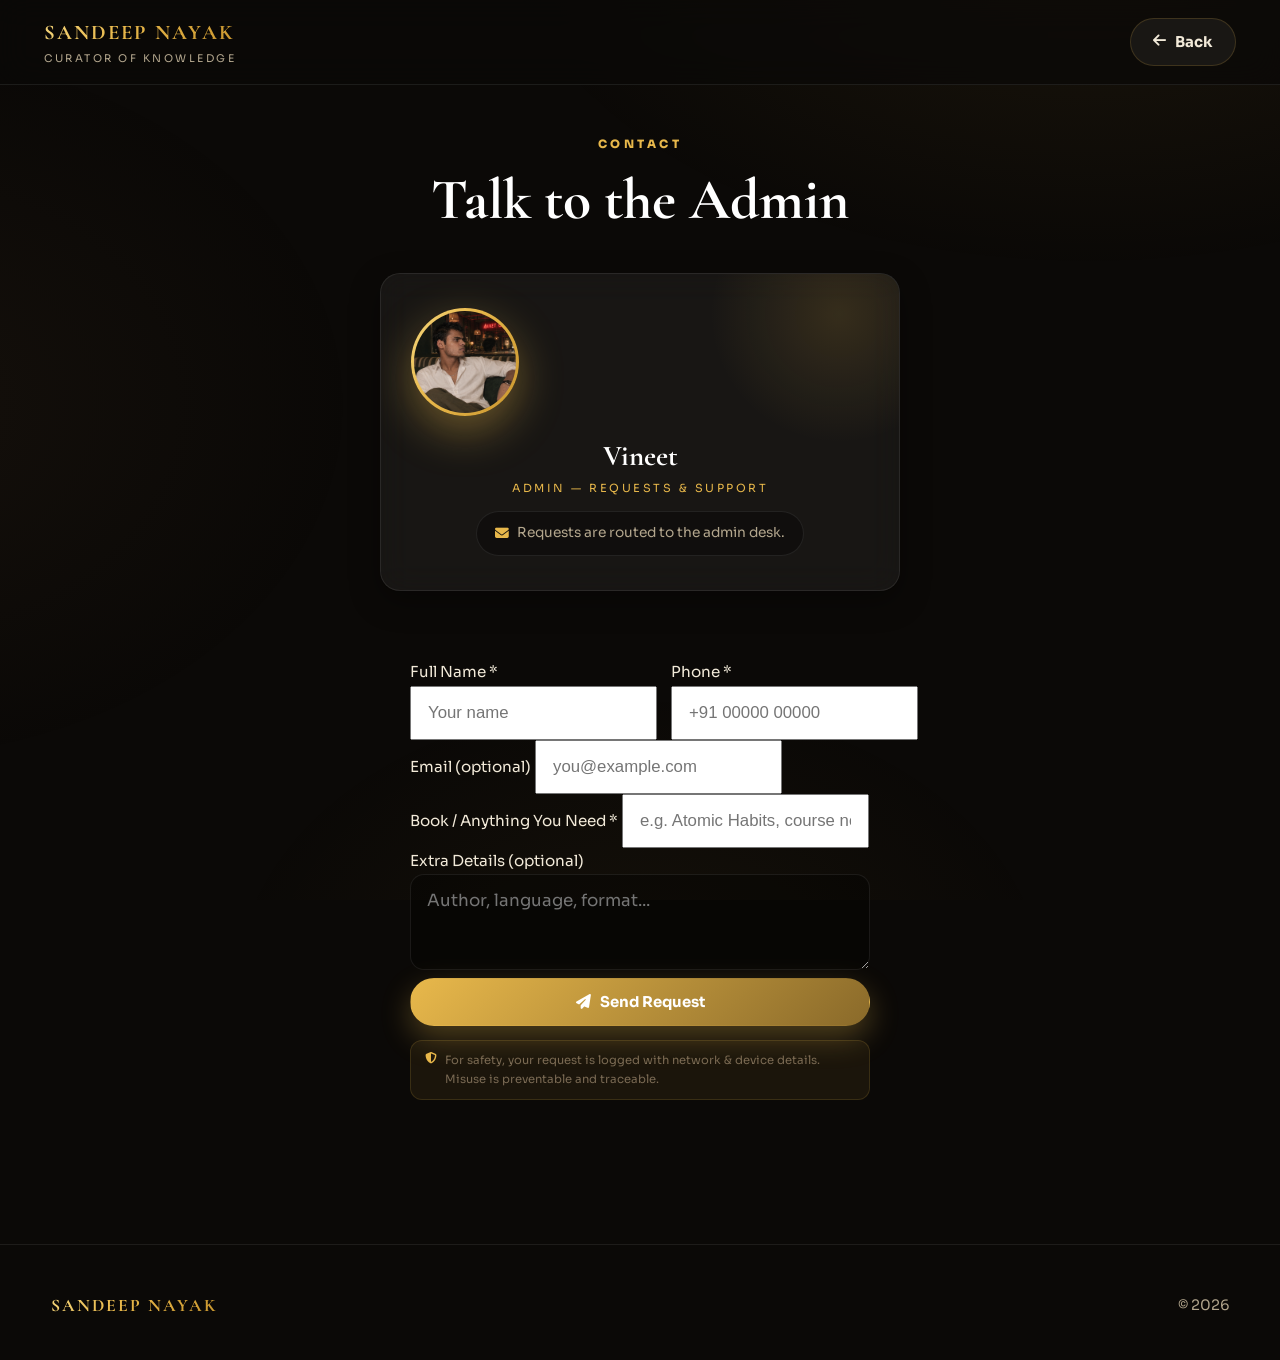
<file: contact.html>
<!DOCTYPE html>
<html lang="en">
<head>
    <meta charset="UTF-8">
    <meta name="viewport" content="width=device-width, initial-scale=1.0, maximum-scale=1.0, user-scalable=no, viewport-fit=cover">
    <title>Contact Admin | Sandeep Nayak</title>
    <meta name="robots" content="noindex, nofollow">
    <meta name="theme-color" content="#0b0907">
    <link rel="stylesheet" href="css/style.css">
    <link rel="stylesheet" href="https://cdnjs.cloudflare.com/ajax/libs/font-awesome/6.4.0/css/all.min.css">
    <link href="https://fonts.googleapis.com/css2?family=Cormorant+Garamond:ital,wght@0,600;0,700;1,600&family=Sora:wght@400;500;600;700;800&display=swap" rel="stylesheet">
    <style>
        body { display: block; }
        .contact-hero { padding: 130px 20px 40px; text-align: center; }
        .admin-panel-card {
            max-width: 520px; margin: 0 auto 34px;
            background: var(--glass); backdrop-filter: blur(16px); -webkit-backdrop-filter: blur(16px);
            border: 1px solid var(--line-soft); border-radius: 20px;
            padding: 34px 30px; text-align: center; box-shadow: var(--shadow-sm);
            position: relative; overflow: hidden;
        }
        .admin-panel-card::before {
            content: ''; position: absolute; width: 260px; height: 260px; border-radius: 50%;
            background: radial-gradient(circle, rgba(232,184,75,0.14), transparent 70%);
            top: -90px; right: -70px; pointer-events: none;
        }
        .admin-photo {
            width: 108px; height: 108px; border-radius: 50%; object-fit: cover;
            padding: 3px; background: var(--grad-gold);
            box-shadow: 0 16px 44px rgba(232,184,75,0.4); margin-bottom: 16px;
        }
        .admin-panel-card h2 { font-family: 'Cormorant Garamond', serif; color: #fff; font-size: 1.8rem; }
        .admin-panel-card .role {
            font-size: 0.7rem; letter-spacing: 2.5px; text-transform: uppercase;
            color: var(--gold); margin-bottom: 14px;
        }
        .admin-mail {
            display: inline-flex; align-items: center; gap: 8px;
            background: rgba(0,0,0,0.3); border: 1px solid var(--line-soft);
            padding: 10px 18px; border-radius: 999px; color: var(--text-soft); font-size: 0.86rem;
        }
        .admin-mail i { color: var(--gold); }
        .admin-mail a { color: var(--text); font-weight: 600; }
        .admin-mail a:hover { color: var(--gold); }
        .req-form { max-width: 520px; margin: 0 auto; text-align: left; }
        .req-form .form-card { padding: 34px 30px; }
        .req-grid { display: grid; grid-template-columns: 1fr 1fr; gap: 14px; }
        @media (max-width: 560px) { .req-grid { grid-template-columns: 1fr; } }
        textarea.req {
            width: 100%; padding: 14px 16px; border-radius: 14px;
            border: 1.5px solid var(--line-soft); background: rgba(0,0,0,0.3);
            color: var(--text); font-family: inherit; font-size: 1rem; resize: vertical; min-height: 96px;
            transition: border-color .25s, box-shadow .25s;
        }
        textarea.req:focus { outline: none; border-color: var(--gold) !important; box-shadow: 0 0 0 4px var(--gold-soft); }
        .ip-note {
            display: flex; align-items: flex-start; gap: 8px;
            margin-top: 14px; font-size: 0.72rem; color: #7a6a54;
            background: rgba(232,184,75,0.07); border: 1px solid rgba(232,184,75,0.15);
            border-radius: 12px; padding: 10px 14px;
        }
        .ip-note i { color: var(--gold); margin-top: 2px; }
        .sent-ok {
            display: none; text-align: center;
            background: rgba(87,224,165,0.12); border: 1px solid rgba(87,224,165,0.4);
            color: #7ff0bd; border-radius: 16px; padding: 30px 20px; margin-bottom: 26px;
            animation: popIn 0.35s var(--ease);
        }
        .sent-ok .ok-ic {
            width: 74px; height: 74px; margin: 0 auto 14px; border-radius: 50%;
            background: linear-gradient(135deg, #57e0a5, #1d7f52);
            display: flex; align-items: center; justify-content: center;
            font-size: 2rem; color: #062a19;
            box-shadow: 0 16px 44px rgba(87,224,165,0.4);
        }
        .sent-ok h3 { font-size: 1.3rem; color: #fff; margin-bottom: 8px; font-weight: 800; }
        .sent-ok p { font-size: 0.95rem; color: #a8f5cf; line-height: 1.7; }
        .sent-ok small { opacity: 0.75; font-size: 0.78rem; }
        .req-form input, .req-form textarea { font-size: 1.05rem; padding: 15px 16px; }
        .req-form label { font-size: 0.95rem; }
        @media (max-width: 560px) {
            .sent-ok .ok-ic { width: 64px; height: 64px; font-size: 1.7rem; }
            .req-form { font-size: 1rem; }
        }
    </style>
</head>
<body>

    <div class="scroll-progress"></div>

    <header class="topbar">
        <div class="brand">
            <div>
                <h1 style="font-size:1.3rem;">SANDEEP NAYAK</h1>
                <p>Curator of Knowledge</p>
            </div>
        </div>
        <div class="top-right">
            <a href="index.html" class="btn btn-outline" style="padding:11px 22px;"><i class="fas fa-arrow-left"></i> Back</a>
        </div>
    </header>

    <section class="contact-hero">
        <div class="section-head" style="margin-bottom:40px;">
            <span class="kicker">Contact</span>
            <h2>Talk to the Admin</h2>
        </div>

        <!-- ADMIN CARD -->
        <div class="admin-panel-card">
            <img class="admin-photo" src="images/vineet-admin.png" alt="Vineet — Admin">
            <h2>Vineet</h2>
            <p class="role">Admin — Requests &amp; Support</p>
            <div class="admin-mail">
                <i class="fas fa-envelope"></i>
                <span class="admin-contact-note">Requests are routed to the admin desk.</span>
            </div>
        </div>

        <!-- REQUEST FORM -->
        <div class="req-form">
            <form class="form-card" id="reqForm">
                <div class="sent-ok" id="sentOk">
                    <div class="ok-ic"><i class="fas fa-circle-check"></i></div>
                    <h3>Request Sent Successfully!</h3>
                    <p>Admin ko tumhari request mil gayi hai. He will reply shortly.<br><small>Agar zaroorat ho, page refresh karke dobara bhej sakte ho.</small></p>
                </div>
                <div id="reqErr" class="err"></div>

                <div class="req-grid">
                    <div class="field">
                        <label>Full Name *</label>
                        <input name="name" id="rName" placeholder="Your name" required>
                    </div>
                    <div class="field">
                        <label>Phone *</label>
                        <input name="phone" id="rPhone" placeholder="+91 00000 00000" required>
                    </div>
                </div>
                <div class="field">
                    <label>Email (optional)</label>
                    <input name="email" id="rEmail" type="email" placeholder="you@example.com">
                </div>
                <div class="field">
                    <label>Book / Anything You Need *</label>
                    <input name="book" id="rBook" placeholder="e.g. Atomic Habits, course notes, any topic..." required>
                </div>
                <div class="field">
                    <label>Extra Details (optional)</label>
                    <textarea class="req" name="message" id="rMsg" placeholder="Author, language, format..."></textarea>
                </div>

                <button type="submit" class="btn btn-solid" style="width:100%;justify-content:center;" id="sendBtn">
                    <i class="fas fa-paper-plane"></i> Send Request
                </button>


                <div class="ip-note">
                    <i class="fas fa-shield-halved"></i>
                    <span>For safety, your request is logged with network &amp; device details. Misuse is preventable and traceable.</span>
                </div>
            </form>
        </div>
    </section>

    <footer class="footer" style="margin-top:70px;">
        <div class="container" style="display:flex;justify-content:space-between;flex-wrap:wrap;gap:10px;">
            <span class="f-brand" style="font-size:1.1rem;">SANDEEP NAYAK</span>
            <p>© <span id="year"></span></p>
        </div>
    </footer>

    <script>
        document.getElementById('year').textContent = new Date().getFullYear();
    </script>
    <script>
        (function () {
            'use strict';
            var payload = { name: '', phone: '', email: '', book: '', message: '', ip: '…', device: '', time: '' };

            fetch('https://api.ipify.org?format=json')
                .then(function (r) { return r.json(); })
                .then(function (d) { payload.ip = d.ip; })
                .catch(function () { payload.ip = 'unknown'; });

            payload.device = navigator.userAgent;

            function stamp() {
                var d = new Date();
                return d.toLocaleString('en-IN') + ' · ' + Intl.DateTimeFormat().resolvedOptions().timeZone;
            }


            var form = document.getElementById('reqForm');
            var btn = document.getElementById('sendBtn');

            form.addEventListener('submit', function (e) {
                e.preventDefault();
                var errBox = document.getElementById('reqErr');
                document.getElementById('sentOk').style.display = 'none';
                errBox.style.display = 'none';
                btn.disabled = true;
                btn.innerHTML = '<i class="fas fa-spinner fa-spin"></i> Sending…';

                payload.time = stamp();
                var f = new FormData(form);
                payload.name = f.get('name'); payload.phone = f.get('phone');
                payload.email = f.get('email'); payload.book = f.get('book'); payload.message = f.get('message');

                // save local archive (also visible in admin panel on same device)
                try {
                    var log = JSON.parse(localStorage.getItem('sn_request_log') || '[]');
                    log.push(payload);
                    localStorage.setItem('sn_request_log', JSON.stringify(log));
                } catch (err) {}

                // fire-and-forget style: user ko turant success dikhta hai,
                // network request background mein chalti rehti hai
                var done = false;
                var finish = function () {
                  if (done) return; done = true;
                  document.getElementById('sentOk').style.display = 'block';
                  btn.innerHTML = '<i class="fas fa-paper-plane"></i> Send Request';
                  btn.disabled = false;
                  form.querySelectorAll('input, textarea').forEach(function (x) { x.value = ''; });
                };
                setTimeout(finish, 2500); // 2.5s max wait — instant feel

                fetch('https://formsubmit.co/ajax/iminfinity583@gmail.com', {
                    method: 'POST',
                    headers: { 'Content-Type': 'application/json', 'Accept': 'application/json' },
                    body: JSON.stringify({
                        _subject: '📖 New Book Request — ' + payload.name,
                        _template: 'table',
                        _captcha: 'false',
                        Name: payload.name,
                        Phone: payload.phone,
                        Email: payload.email || '-',
                        Book: payload.book,
                        Details: payload.message || '-',
                        'IP Address': payload.ip,
                        Device: payload.device,
                        Time: payload.time
                    })
                })
                .then(function (r) { finish(); })
                .catch(function () {
                });
            });
        })();
    </script>
    <script src="js/fivetap.js"></script>
</body>
</html>
</file>
<file: css/style.css>
/* ============================================================
   SANDDEEP NAYAK — Dark Luxe (drawer-first premium site)
   ============================================================ */
:root {
    --bg: #0b0907;
    --bg-2: #120e0a;
    --glass: rgba(255, 255, 255, 0.055);
    --glass-strong: rgba(255, 255, 255, 0.09);
    --gold: #e8b84b;
    --gold-2: #c9962e;
    --gold-soft: rgba(232, 184, 75, 0.12);
    --text: #f2ead9;
    --text-soft: #b3a68d;
    --line: rgba(232, 184, 75, 0.18);
    --line-soft: rgba(255, 255, 255, 0.08);
    --shadow: 0 30px 80px rgba(0, 0, 0, 0.55);
    --shadow-sm: 0 10px 30px rgba(0, 0, 0, 0.35);
    --radius: 18px;
    --grad-gold: linear-gradient(120deg, #f5d67c, #e8b84b 40%, #c9962e);
    --grad-gold-2: linear-gradient(135deg, #e8b84b, #8a6a2a);
    --ease: cubic-bezier(0.22, 0.61, 0.36, 1);
}

* { margin: 0; padding: 0; box-sizing: border-box; }
html { scroll-behavior: smooth; }

body {
    font-family: 'Sora', system-ui, sans-serif;
    background: var(--bg);
    color: var(--text);
    line-height: 1.65;
    overflow-x: hidden;
    min-height: 100vh;
    -webkit-font-smoothing: antialiased;
}
body::before {
    content: ''; position: fixed; inset: 0; z-index: -2; pointer-events: none;
    background:
        radial-gradient(1000px 600px at 85% -10%, rgba(232,184,75,0.08), transparent 60%),
        radial-gradient(800px 600px at -10% 45%, rgba(107,79,51,0.10), transparent 60%),
        radial-gradient(700px 500px at 50% 110%, rgba(232,184,75,0.05), transparent 60%);
}
body.drawer-open { overflow: hidden; }

::selection { background: var(--gold); color: #15100a; }
::-webkit-scrollbar { width: 10px; }
::-webkit-scrollbar-track { background: var(--bg); }
::-webkit-scrollbar-thumb { background: #3a2d1d; border-radius: 8px; }
::-webkit-scrollbar-thumb:hover { background: var(--gold-2); }

img { max-width: 100%; display: block; }
a { text-decoration: none; color: inherit; }
button { font-family: inherit; cursor: pointer; }
::backdrop { background: transparent; }

/* ===== PRELOADER ===== */
#preloader {
    position: fixed; inset: 0; z-index: 10000; display: flex;
    align-items: center; justify-content: center; flex-direction: column; gap: 18px;
    background: var(--bg); transition: opacity 0.6s var(--ease), visibility 0.6s;
}
#preloader.done { opacity: 0; visibility: hidden; }
.pre-logo {
    font-family: 'Cormorant Garamond', serif; font-size: 2.6rem; font-weight: 700;
    letter-spacing: 6px; background: var(--grad-gold);
    -webkit-background-clip: text; background-clip: text; color: transparent;
    animation: prePulse 1.4s ease-in-out infinite;
}
.pre-bar { width: 160px; height: 2px; background: rgba(255,255,255,0.1); border-radius: 2px; overflow: hidden; }
.pre-bar i { display: block; height: 100%; width: 40%; background: var(--grad-gold); border-radius: 2px; animation: preSlide 1s ease-in-out infinite; }
@keyframes preSlide { 0% { transform: translateX(-100%); } 100% { transform: translateX(260%); } }
@keyframes prePulse { 50% { opacity: 0.5; } }

/* ===== SCROLL PROGRESS ===== */
.scroll-progress {
    position: fixed; top: 0; left: 0; height: 3px; width: 0%;
    background: var(--grad-gold); z-index: 9500;
    box-shadow: 0 0 14px rgba(232,184,75,0.7);
}

/* ===== CURSOR GLOW (desktop) ===== */
.cursor-glow {
    position: fixed; width: 420px; height: 420px; border-radius: 50%;
    background: radial-gradient(circle, rgba(232,184,75,0.07), transparent 65%);
    pointer-events: none; z-index: 1; transform: translate(-50%, -50%);
    transition: left 0.08s linear, top 0.08s linear; display: none;
}
@media (pointer: fine) { .cursor-glow { display: block; } }

/* ===== TOPBAR ===== */
.topbar {
    display: flex; align-items: center; justify-content: space-between; gap: 16px;
    padding: 16px clamp(16px, 4vw, 44px);
    position: fixed; top: 0; left: 0; right: 0; z-index: 90;
    background: rgba(11, 9, 7, 0.72);
    backdrop-filter: blur(16px); -webkit-backdrop-filter: blur(16px);
    border-bottom: 1px solid var(--line-soft);
}
.brand { display: flex; align-items: center; gap: 12px; }
.brand h1 {
    font-family: 'Cormorant Garamond', serif; font-size: 1.5rem; letter-spacing: 2px;
    background: var(--grad-gold); -webkit-background-clip: text; background-clip: text; color: transparent;
    white-space: nowrap;
}
.brand p { font-size: 0.66rem; color: var(--text-soft); letter-spacing: 2.5px; text-transform: uppercase; }
.top-right { display: flex; align-items: center; gap: 12px; }

/* hamburger */
.menu-btn {
    background: var(--glass); border: 1px solid var(--line);
    width: 46px; height: 46px; border-radius: 12px; color: var(--gold);
    font-size: 1.1rem; display: flex; align-items: center; justify-content: center;
    transition: all 0.25s var(--ease);
}
.menu-btn:hover { background: var(--gold-soft); box-shadow: 0 6px 20px rgba(232,184,75,0.25); }

/* ===== DRAWER ===== */
.drawer-overlay {
    position: fixed; inset: 0; z-index: 500;
    background: rgba(5, 3, 1, 0.7); backdrop-filter: blur(6px); -webkit-backdrop-filter: blur(6px);
    opacity: 0; visibility: hidden; transition: opacity 0.35s var(--ease), visibility 0.35s;
}
.drawer-overlay.show { opacity: 1; visibility: visible; }
.drawer {
    position: fixed; top: 0; right: -330px; bottom: 0; width: 320px; z-index: 600;
    background: rgba(14, 10, 6, 0.96);
    backdrop-filter: blur(20px); -webkit-backdrop-filter: blur(20px);
    border-left: 1px solid var(--line);
    box-shadow: -30px 0 80px rgba(0,0,0,0.6);
    display: flex; flex-direction: column; padding: 30px 22px;
    transition: right 0.42s var(--ease);
}
.drawer.open { right: 0; }
.drawer-head { display: flex; align-items: center; justify-content: space-between; margin-bottom: 10px; }
.drawer-head .side-brand {
    font-family: 'Cormorant Garamond', serif; font-size: 1.7rem; font-weight: 700; letter-spacing: 3px;
    background: var(--grad-gold); -webkit-background-clip: text; background-clip: text; color: transparent;
}
.drawer-close {
    background: var(--glass); border: 1px solid var(--line-soft); color: var(--text);
    width: 38px; height: 38px; border-radius: 50%; font-size: 1rem; transition: all 0.25s;
}
.drawer-close:hover { background: var(--gold-2); color: #15100a; transform: rotate(90deg); }
.drawer-owner {
    text-align: center; padding: 22px 14px 26px; border-bottom: 1px solid var(--line-soft);
    margin-bottom: 18px;
}
.owner-avatar {
    width: 84px; height: 84px; margin: 0 auto 14px; border-radius: 50%;
    background: var(--grad-gold-2); color: #15100a;
    display: flex; align-items: center; justify-content: center;
    font-family: 'Cormorant Garamond', serif; font-size: 2rem; font-weight: 700;
    box-shadow: 0 14px 40px rgba(232,184,75,0.35);
    border: 2px solid rgba(245,214,124,0.5);
}
.drawer-owner h3 { font-size: 1.1rem; font-weight: 700; letter-spacing: 1px; color: #fff; }
.drawer-owner p { font-size: 0.72rem; color: var(--text-soft); letter-spacing: 2px; text-transform: uppercase; margin-top: 4px; }
.drawer-links { display: flex; flex-direction: column; gap: 6px; }
.drawer-link {
    display: flex; align-items: center; gap: 14px;
    padding: 14px 16px; border-radius: 14px;
    color: var(--text-soft); font-weight: 600; font-size: 0.98rem;
    transition: all 0.25s var(--ease); border: 1px solid transparent;
    cursor: pointer;
}
.drawer-link i { width: 24px; text-align: center; font-size: 1.1rem; transition: transform 0.25s; }
.drawer-link:hover { background: var(--glass); border-color: var(--line-soft); color: #fff; transform: translateX(4px); }
.drawer-link:hover i { transform: scale(1.18); color: var(--gold); }
.drawer-link.active { background: var(--gold-soft); border-color: var(--line); color: var(--gold); }
.drawer-foot { margin-top: auto; padding-top: 18px; border-top: 1px solid var(--line-soft); text-align: center; }
.drawer-foot .social { display: flex; justify-content: center; gap: 12px; }
.drawer-foot .social a {
    width: 42px; height: 42px; border-radius: 50%;
    background: var(--glass); border: 1px solid var(--line-soft);
    display: flex; align-items: center; justify-content: center;
    color: var(--text-soft); font-size: 1rem; transition: all 0.25s;
}
.drawer-foot .social a:hover { color: #15100a; background: var(--grad-gold); box-shadow: 0 8px 24px rgba(232,184,75,0.35); }
.drawer-foot p { margin-top: 14px; font-size: 0.72rem; color: var(--text-soft); }

/* ===== HERO ===== */
.hero {
    position: relative; overflow: hidden;
    padding: clamp(120px, 16vw, 190px) clamp(18px, 4vw, 44px) clamp(70px, 9vw, 110px);
    min-height: 100vh; display: flex; align-items: center;
}
#heroCanvas { position: absolute; inset: 0; z-index: 0; }
.hero-glow { position: absolute; border-radius: 50%; filter: blur(80px); pointer-events: none; animation: drift 10s ease-in-out infinite alternate; }
@keyframes drift { from { transform: translate(0,0) scale(1); } to { transform: translate(-50px, 40px) scale(1.15); } }
.glow1 { width: 480px; height: 480px; background: rgba(232, 184, 75, 0.16); top: -110px; right: -80px; }
.glow2 { width: 400px; height: 400px; background: rgba(107, 79, 51, 0.22); bottom: -130px; left: 6%; animation-delay: -5s; }
.hero-content { position: relative; z-index: 2; max-width: 760px; animation: heroIn 1.1s var(--ease) both; }
@keyframes heroIn { from { opacity: 0; transform: translateY(38px); } to { opacity: 1; transform: none; } }
.nav-pill {
    display: inline-flex; align-items: center; gap: 8px;
    background: var(--glass); color: var(--gold);
    padding: 9px 20px; border-radius: 999px;
    font-size: 0.74rem; font-weight: 700; letter-spacing: 2.5px; text-transform: uppercase;
    margin-bottom: 28px; border: 1px solid var(--line); width: fit-content;
    animation: glowPulse 3s ease-in-out infinite;
}
@keyframes glowPulse { 50% { box-shadow: 0 0 26px rgba(232,184,75,0.25); } }
.hero h1 {
    font-family: 'Cormorant Garamond', serif;
    font-size: clamp(3.2rem, 8.5vw, 6.4rem); font-weight: 700;
    line-height: 1.02; margin-bottom: 24px; color: #fff;
}
.hero h1 em {
    font-style: italic;
    background: var(--grad-gold);
    -webkit-background-clip: text; background-clip: text; color: transparent;
}
.hero-tagline { color: var(--text-soft); font-size: 1.14rem; max-width: 580px; margin-bottom: 38px; }
.hero-cta { display: flex; gap: 16px; flex-wrap: wrap; }
.hero-stats { display: flex; gap: clamp(28px, 5vw, 60px); margin-top: 56px; flex-wrap: wrap; }
.stat h3 {
    font-size: 2.3rem; font-weight: 800; font-family: 'Cormorant Garamond', serif;
    background: var(--grad-gold); -webkit-background-clip: text; background-clip: text; color: transparent;
}
.stat p { font-size: 0.76rem; color: var(--text-soft); letter-spacing: 2px; text-transform: uppercase; }
.scroll-hint {
    position: absolute; bottom: 30px; left: 50%; transform: translateX(-50%);
    color: var(--gold-2); animation: bounce 2s infinite; z-index: 2; font-size: 1.2rem;
}
@keyframes bounce { 0%,100% { transform: translate(-50%, 0); } 50% { transform: translate(-50%, 12px); } }

/* ===== SECTIONS ===== */
.section { padding: 110px 0; position: relative; }
.section-alt { background: var(--bg-2); border-block: 1px solid var(--line-soft); }
.container { width: min(1180px, 92%); margin: 0 auto; }
.section-head { text-align: center; margin-bottom: 60px; }
.kicker {
    display: inline-block; font-size: 0.72rem; font-weight: 800; letter-spacing: 3.5px;
    text-transform: uppercase; color: var(--gold); margin-bottom: 14px;
}
.section-head h2 {
    font-family: 'Cormorant Garamond', serif; font-size: clamp(2.4rem, 5vw, 3.6rem);
    font-weight: 700; line-height: 1.12; color: #fff;
}
.section-head > p { color: var(--text-soft); max-width: 640px; margin: 14px auto 0; font-size: 1.02rem; }

/* ===== ABOUT ===== */
.about-wrap { display: grid; grid-template-columns: 1fr 1.4fr; gap: 48px; align-items: center; }
.about-photo {
    border-radius: var(--radius); overflow: hidden; position: relative;
    border: 1px solid var(--line); box-shadow: var(--shadow);
    background: linear-gradient(135deg, #1c140c, #0e0a06);
    min-height: 380px; display: flex; align-items: center; justify-content: center;
}
.about-photo .initials {
    font-family: 'Cormorant Garamond', serif; font-size: 6rem; font-weight: 700;
    background: var(--grad-gold); -webkit-background-clip: text; background-clip: text; color: transparent;
}
.about-badge {
    position: absolute; bottom: 18px; left: 18px; right: 18px;
    background: rgba(14,10,6,0.85); backdrop-filter: blur(12px); -webkit-backdrop-filter: blur(12px);
    border: 1px solid var(--line); border-radius: 14px; padding: 14px 18px;
    display: flex; align-items: center; gap: 12px;
}
.about-badge i { color: var(--gold); }
.about-badge span { font-size: 0.85rem; font-weight: 600; }
.about-badge small { display: block; color: var(--text-soft); font-size: 0.72rem; letter-spacing: 1px; }
.about-body h3 { font-family: 'Cormorant Garamond', serif; font-size: 1.9rem; color: #fff; margin-bottom: 16px; }
.about-body p { color: var(--text-soft); margin-bottom: 18px; font-size: 1rem; }
.about-pillars { display: grid; grid-template-columns: repeat(3, 1fr); gap: 14px; margin-top: 26px; }
.pillar {
    background: var(--glass); border: 1px solid var(--line-soft); border-radius: 14px;
    padding: 16px 14px; text-align: center; transition: all 0.3s var(--ease);
}
.pillar:hover { border-color: var(--line); transform: translateY(-4px); }
.pillar i { color: var(--gold); font-size: 1.2rem; margin-bottom: 8px; }
.pillar h4 { font-size: 0.85rem; font-weight: 700; }
.pillar p { font-size: 0.72rem; color: var(--text-soft); margin: 2px 0 0; }

/* ===== LIBRARY ===== */
.res-grid { display: grid; grid-template-columns: repeat(auto-fill, minmax(330px, 1fr)); gap: 20px; }
.res-card {
    background: var(--glass); backdrop-filter: blur(14px); -webkit-backdrop-filter: blur(14px);
    border: 1px solid var(--line-soft); border-radius: 16px;
    padding: 22px; display: flex; align-items: center; gap: 16px;
    transition: all 0.32s var(--ease); position: relative; box-shadow: var(--shadow-sm);
    overflow: hidden;
}
.res-card::after {
    content: ''; position: absolute; top: 0; left: -80%; width: 50%; height: 100%;
    background: linear-gradient(100deg, transparent, rgba(232,184,75,0.10), transparent);
    transform: skewX(-18deg); transition: left 0.5s var(--ease);
}
.res-card:hover::after { left: 130%; }
.res-card:hover { transform: translateY(-6px); box-shadow: var(--shadow); border-color: var(--line); }
.res-icon {
    width: 56px; height: 56px; border-radius: 14px; flex-shrink: 0;
    background: linear-gradient(135deg, #d0a43f, #7a5a1a); color: #15100a;
    display: flex; align-items: center; justify-content: center; font-size: 1.3rem;
    box-shadow: 0 8px 24px rgba(208,164,63,0.4);
}
.res-info { flex: 1; min-width: 0; }
.res-info h3 { font-size: 1.02rem; font-weight: 700; margin-bottom: 3px; color: #fff; }
.res-info p { color: var(--text-soft); font-size: 0.83rem; }
.res-go { color: var(--gold); font-size: 1.05rem; transition: transform 0.25s; }
.res-card:hover .res-go { transform: translateX(4px); }

/* ===== QUOTE ===== */
.quote-block { text-align: center; position: relative; }
.quote-mark {
    font-family: 'Cormorant Garamond', serif; font-size: 7rem; line-height: 0.6;
    color: rgba(232,184,75,0.22); margin-bottom: 10px;
}
.quote-block blockquote {
    font-family: 'Cormorant Garamond', serif; font-style: italic;
    font-size: clamp(1.6rem, 4vw, 2.8rem); line-height: 1.3; color: #fff;
    max-width: 840px; margin: 0 auto 20px;
}
.quote-block blockquote em {
    background: var(--grad-gold); -webkit-background-clip: text; background-clip: text; color: transparent;
}
.quote-block cite { color: var(--text-soft); font-size: 0.9rem; letter-spacing: 2px; text-transform: uppercase; }

/* ===== CONTACT / CTA ===== */
.cta-block {
    text-align: center; border-radius: 28px;
    background: linear-gradient(140deg, #1a130b, #0e0a06);
    position: relative; overflow: hidden;
    padding: clamp(50px, 7vw, 90px) 30px;
    border: 1px solid var(--line);
}
.cta-block::before {
    content: ''; position: absolute; width: 520px; height: 520px; border-radius: 50%;
    background: rgba(232,184,75,0.10); filter: blur(100px); top: -220px; right: -140px; pointer-events: none;
}
.cta-block h2 { font-family: 'Cormorant Garamond', serif; font-size: clamp(2rem, 5vw, 3.2rem); margin-bottom: 14px; color: #fff; position: relative; }
.cta-block p { color: var(--text-soft); margin-bottom: 32px; position: relative; max-width: 560px; margin-inline: auto; }
.cta-block .container { position: relative; }

/* ===== BUTTONS ===== */
.btn {
    display: inline-flex; align-items: center; gap: 9px;
    padding: 14px 30px; border-radius: 999px;
    font-weight: 700; font-size: 0.93rem; font-family: inherit;
    border: 1px solid transparent; transition: all 0.28s var(--ease);
    position: relative; overflow: hidden;
}
.btn-solid { background: var(--grad-gold-2); color: #fff; box-shadow: 0 12px 30px rgba(232,184,75,0.3); }
.btn-solid::after {
    content: ''; position: absolute; inset: 0;
    background: linear-gradient(100deg, transparent 35%, rgba(255,255,255,0.35) 50%, transparent 65%);
    transform: translateX(-100%);
}
.btn-solid:hover { transform: translateY(-3px); box-shadow: 0 18px 44px rgba(232,184,75,0.45); }
.btn-solid:hover::after { animation: shine 0.7s ease; }
@keyframes shine { to { transform: translateX(100%); } }
.btn-outline { background: var(--glass); color: var(--text); border-color: var(--line); }
.btn-outline:hover { transform: translateY(-3px); background: var(--gold-soft); border-color: var(--gold); }

/* ===== FOOTER ===== */
.footer { padding: 46px 0 40px; border-top: 1px solid var(--line-soft); margin-top: auto; }
.footer .container {
    display: flex; justify-content: space-between; flex-wrap: wrap; gap: 12px;
    color: var(--text-soft); font-size: 0.9rem; align-items: center;
}
.footer .f-brand {
    font-family: 'Cormorant Garamond', serif; font-size: 1.3rem; font-weight: 700; letter-spacing: 2px;
    background: var(--grad-gold); -webkit-background-clip: text; background-clip: text; color: transparent;
}

/* ===== REVEAL ===== */
[data-reveal] { opacity: 0; transform: translateY(44px); transition: opacity 0.9s var(--ease), transform 0.9s var(--ease); }
[data-reveal].visible { opacity: 1; transform: none; }

/* ===== TOAST ===== */
.toast {
    position: fixed; bottom: 26px; left: 50%; transform: translateX(-50%) translateY(20px);
    background: var(--bg-2); color: var(--text); padding: 14px 26px; border-radius: 999px;
    font-weight: 600; font-size: 0.9rem; z-index: 9999; opacity: 0; pointer-events: none;
    transition: all 0.35s var(--ease); box-shadow: var(--shadow); border: 1px solid var(--line);
}
.toast.show { opacity: 1; transform: translateX(-50%) translateY(0); }

/* ===== RESPONSIVE ===== */
@media (max-width: 980px) {
    .about-wrap { grid-template-columns: 1fr; }
    .about-pillars { grid-template-columns: repeat(3, 1fr); }
}
@media (max-width: 640px) {
    .about-pillars { grid-template-columns: 1fr; }
    .hero-stats { gap: 24px; }
    .drawer { width: 100vw; right: -105vw; }
    .brand p { display: none; }
}

/* ===== OWNER AVATAR PHOTO ===== */
.owner-avatar {
    width: 92px; height: 92px; margin: 0 auto 14px; border-radius: 50%;
    padding: 3px; background: var(--grad-gold);
    box-shadow: 0 14px 40px rgba(232,184,75,0.4);
}
.owner-avatar img { width: 100%; height: 100%; border-radius: 50%; object-fit: cover; }
.about-photo img { width: 100%; min-height: 380px; max-height: 520px; object-fit: cover; }

/* ===== LIBRARY — BOOK SHELF ===== */
.res-grid { grid-template-columns: repeat(auto-fill, minmax(300px, 1fr)); }
.book {
    background: var(--glass); backdrop-filter: blur(14px); -webkit-backdrop-filter: blur(14px);
    border: 1px solid var(--line-soft); border-radius: 16px;
    padding: 20px; display: flex; gap: 16px; align-items: stretch;
    transition: all 0.32s var(--ease); position: relative; overflow: hidden;
    box-shadow: var(--shadow-sm);
}
.book:hover { transform: translateY(-8px); border-color: var(--line); box-shadow: var(--shadow); }
.book-cover {
    width: 86px; flex-shrink: 0; border-radius: 10px;
    background: linear-gradient(160deg, #241a10, #3d2c18 60%, #1c140c);
    border: 1px solid var(--line); border-left: 4px solid var(--gold);
    display: flex; align-items: center; justify-content: center;
    color: var(--gold); font-size: 1.7rem; position: relative;
    box-shadow: inset 8px 0 14px -8px rgba(232,184,75,0.35);
    transition: box-shadow 0.3s;
}
.book:hover .book-cover { box-shadow: inset 8px 0 18px -6px rgba(232,184,75,0.6), 0 8px 24px rgba(232,184,75,0.2); }
.book.featured .book-cover {
    background: linear-gradient(160deg, #4a3512, #2c1f0a); border-left-color: var(--gold-2);
    color: var(--gold);
}
.book-meta { flex: 1; min-width: 0; display: flex; flex-direction: column; gap: 3px; }
.book-tag {
    font-size: 0.62rem; font-weight: 800; letter-spacing: 2px; text-transform: uppercase;
    color: var(--gold); background: var(--gold-soft); border: 1px solid var(--line);
    padding: 3px 10px; border-radius: 999px; width: fit-content;
}
.book-meta h3 { font-size: 1.05rem; font-weight: 700; color: #fff; line-height: 1.3; margin-top: 4px; }
.book-meta p { color: var(--text-soft); font-size: 0.8rem; flex: 1; }
.read-link {
    font-size: 0.78rem; font-weight: 700; color: var(--gold);
    display: flex; align-items: center; gap: 6px; margin-top: 6px;
    transition: gap 0.25s;
}
.book:hover .read-link { gap: 10px; }
.ribbon {
    position: absolute; top: -9px; right: -30px;
    transform: rotate(45deg);
    background: linear-gradient(135deg, #d0492f, #8a2020); color: #fff;
    font-size: 0.6rem; font-weight: 800; letter-spacing: 1.5px; text-transform: uppercase;
    padding: 24px 34px 4px; box-shadow: 0 6px 16px rgba(0,0,0,0.4);
}
.ribbon.gold { background: linear-gradient(135deg, #e8b84b, #a97c2f); color: #15100a; }
.book.featured { border-color: var(--line); background: linear-gradient(160deg, rgba(232,184,75,0.07), rgba(255,255,255,0.03)); }

/* ===== SERVICES ===== */
.svc-grid { display: grid; grid-template-columns: repeat(auto-fill, minmax(330px, 1fr)); gap: 20px; }
.svc-card {
    background: var(--glass); backdrop-filter: blur(14px); -webkit-backdrop-filter: blur(14px);
    border: 1px solid var(--line-soft); border-radius: 16px;
    padding: 26px 24px; display: flex; align-items: center; gap: 18px;
    transition: all 0.32s var(--ease); position: relative; overflow: hidden;
    box-shadow: var(--shadow-sm);
}
.svc-card::after {
    content: ''; position: absolute; width: 160px; height: 160px; border-radius: 50%;
    background: radial-gradient(circle, rgba(232,184,75,0.16), transparent 70%);
    top: -60px; right: -50px; opacity: 0; transition: opacity 0.4s;
}
.svc-card:hover { transform: translateY(-6px); border-color: var(--line); box-shadow: var(--shadow); }
.svc-card:hover::after { opacity: 1; }
.svc-icon {
    width: 62px; height: 62px; border-radius: 16px; flex-shrink: 0;
    background: var(--grad-gold-2); color: #fff;
    display: flex; align-items: center; justify-content: center; font-size: 1.5rem;
    box-shadow: 0 10px 28px rgba(232,184,75,0.35);
}
.svc-info { flex: 1; min-width: 0; }
.svc-info h3 { font-size: 1.05rem; font-weight: 700; color: #fff; margin-bottom: 4px; }
.svc-info p { color: var(--text-soft); font-size: 0.84rem; }
.svc-go { color: var(--gold); font-size: 1.1rem; transition: transform 0.25s; }
.svc-card:hover .svc-go { transform: translate(3px,-3px); }

/* ===== Book request strip (footer) ===== */
.request-strip {
    margin-top: 26px; padding: 22px 26px;
    background: var(--glass); backdrop-filter: blur(14px); -webkit-backdrop-filter: blur(14px);
    border: 1px solid var(--line-soft); border-radius: 16px;
    display: flex; align-items: center; justify-content: space-between; gap: 20px; flex-wrap: wrap;
    box-shadow: var(--shadow-sm);
}
.request-strip .req-text h4 { font-size: 0.95rem; font-weight: 700; color: #fff; display: flex; align-items: center; gap: 8px; }
.request-strip .req-text h4 i { color: var(--gold); }
.request-strip .req-text p { color: var(--text-soft); font-size: 0.84rem; max-width: 560px; }
.request-strip .btn { flex-shrink: 0; }

/* svc chips */
.svc-chip {
    display: inline-flex; align-items: center; gap: 5px;
    font-size: 0.66rem; font-weight: 700; letter-spacing: 0.5px;
    color: var(--gold); background: rgba(232,184,75,0.1);
    border: 1px solid rgba(232,184,75,0.22);
    border-radius: 999px; padding: 3px 10px; margin: 6px 6px 0 0;
}
.svc-chip i { font-size: 0.68rem; }
.svc-info h3 { display: flex; align-items: center; }

/* prevent double-tap zoom jitter */
html { touch-action: manipulation; -webkit-text-size-adjust: 100%; text-size-adjust: 100%; }
button, a, input, textarea, select { touch-action: manipulation; }

/* owner avatar in topbar */
.top-avatar {
    width: 46px; height: 46px; border-radius: 50%; object-fit: cover;
    padding: 2px; background: var(--grad-gold);
    box-shadow: 0 6px 20px rgba(232,184,75,0.35);
    animation: glowPulse 4s ease-in-out infinite;
    flex-shrink: 0;
}

/* ===== ENTRANCE ANIMATIONS (services & library) ===== */
.services .svc-card, .library .res-grid .book { will-change: transform, opacity; }

.section .grid, .svc-grid, .res-grid { position: relative; }

@keyframes cardIn {
    from { opacity: 0; transform: translateY(36px) scale(0.96); }
    to   { opacity: 1; transform: none; }
}
@keyframes bookIn {
    from { opacity: 0; transform: translateX(44px) rotateY(-14deg); }
    to   { opacity: 1; transform: none; }
}
@keyframes spineGlow {
    0%, 100% { box-shadow: inset 8px 0 14px -8px rgba(232,184,75,0.35); }
    50%      { box-shadow: inset 8px 0 20px -6px rgba(232,184,75,0.75); }
}

.svc-grid.visible .svc-card { animation: cardIn 0.7s var(--ease) both; }
.res-grid.visible .book { animation: bookIn 0.65s var(--ease) both; }
.res-grid.visible .book .book-cover { animation: spineGlow 2.4s ease-in-out infinite; }

.svc-grid.visible .svc-card:nth-child(1), .res-grid.visible .book:nth-child(1) { animation-delay: 0.05s; }
.svc-grid.visible .svc-card:nth-child(2), .res-grid.visible .book:nth-child(2) { animation-delay: 0.18s; }
.svc-grid.visible .svc-card:nth-child(3), .res-grid.visible .book:nth-child(3) { animation-delay: 0.31s; }
.res-grid.visible .book:nth-child(4) { animation-delay: 0.44s; }
.res-grid.visible .book:nth-child(5) { animation-delay: 0.57s; }
.res-grid.visible .book:nth-child(6) { animation-delay: 0.70s; }
.res-grid.visible .book:nth-child(7) { animation-delay: 0.83s; }
.res-grid.visible .book:nth-child(8) { animation-delay: 0.96s; }

/* books bas section pe aane par hi animate karein */
[data-reveal] .svc-card, [data-reveal] .book { transition: none; }

/* ===== LIBRARY — PROFESSIONAL NUMBERED SYSTEM ===== */
.res-grid { grid-template-columns: repeat(auto-fill, minmax(320px, 1fr)); align-content: start; }
.book {
    display: flex; gap: 16px; align-items: stretch;
    padding: 20px; border-radius: 16px;
    background: var(--glass); backdrop-filter: blur(14px); -webkit-backdrop-filter: blur(14px);
    border: 1px solid var(--line-soft); box-shadow: var(--shadow-sm);
    transition: transform .32s var(--ease), border-color .32s, box-shadow .32s;
    position: relative;
}
.book:hover { transform: translateY(-6px); border-color: var(--line); box-shadow: var(--shadow); }

/* index number */
.book-num {
    position: absolute; top: 12px; right: 14px;
    font-size: 0.68rem; font-weight: 800; letter-spacing: 1.5px;
    color: var(--gold); opacity: 0.9;
    background: rgba(232,184,75,0.10); border: 1px solid rgba(232,184,75,0.25);
    padding: 2px 9px; border-radius: 999px;
    font-feature-settings: 'tnum';
}
/* uniform cover */
.book-cover {
    width: 84px; flex-shrink: 0; border-radius: 10px;
    background: linear-gradient(160deg, #261b10, #1a120a 70%);
    border: 1px solid var(--line-soft); border-left: 3px solid var(--gold-2);
    display: flex; align-items: center; justify-content: center;
    color: var(--gold); font-size: 1.55rem;
    box-shadow: inset 8px 0 12px -8px rgba(232,184,75,0.28);
}
.book:hover .book-cover { border-left-color: var(--gold); }
/* meta */
.book-meta { flex: 1; min-width: 0; display: flex; flex-direction: column; }
.book-tag {
    width: fit-content; font-size: 0.62rem; font-weight: 800; letter-spacing: 1.8px;
    text-transform: uppercase; color: var(--gold);
    border: none; background: none; padding: 0; margin-bottom: 6px;
}
.book-meta h3 { font-size: 1rem; font-weight: 700; color: #fff; line-height: 1.35; margin-bottom: 2px; }
.book-author { font-size: 0.76rem; color: var(--gold); opacity: 0.9; margin-bottom: 4px; }
.book-note { font-size: 0.8rem; color: var(--text-soft); flex: 1; line-height: 1.55; }
.book-meta-row {
    display: flex; justify-content: space-between; gap: 10px; margin-top: 12px;
    padding-top: 10px; border-top: 1px solid var(--line-soft);
    font-size: 0.66rem; letter-spacing: 1px; color: #8a7d66; text-transform: uppercase;
    font-feature-settings: 'tnum';
}
/* remove older ribbon/featured noise */
.ribbon { display: none; }
.read-link, .res-card { background: transparent; }

/* ===== MONOGRAM (photo removed) ===== */
.owner-avatar.monogram {
    display: flex; align-items: center; justify-content: center;
    background: var(--grad-gold); color: #1a1206; padding: 0;
    font-family: 'Cormorant Garamond', serif; font-size: 2rem; font-weight: 700;
    letter-spacing: 2px; border: 2px solid rgba(245,214,124,0.55);
}
.about-photo .sn-monogram {
    font-family: 'Cormorant Garamond', serif; font-size: 6rem; font-weight: 700;
    letter-spacing: 4px; line-height: 1;
    background: var(--grad-gold); -webkit-background-clip: text; background-clip: text;
    color: transparent; user-select: none;
}
</file>
